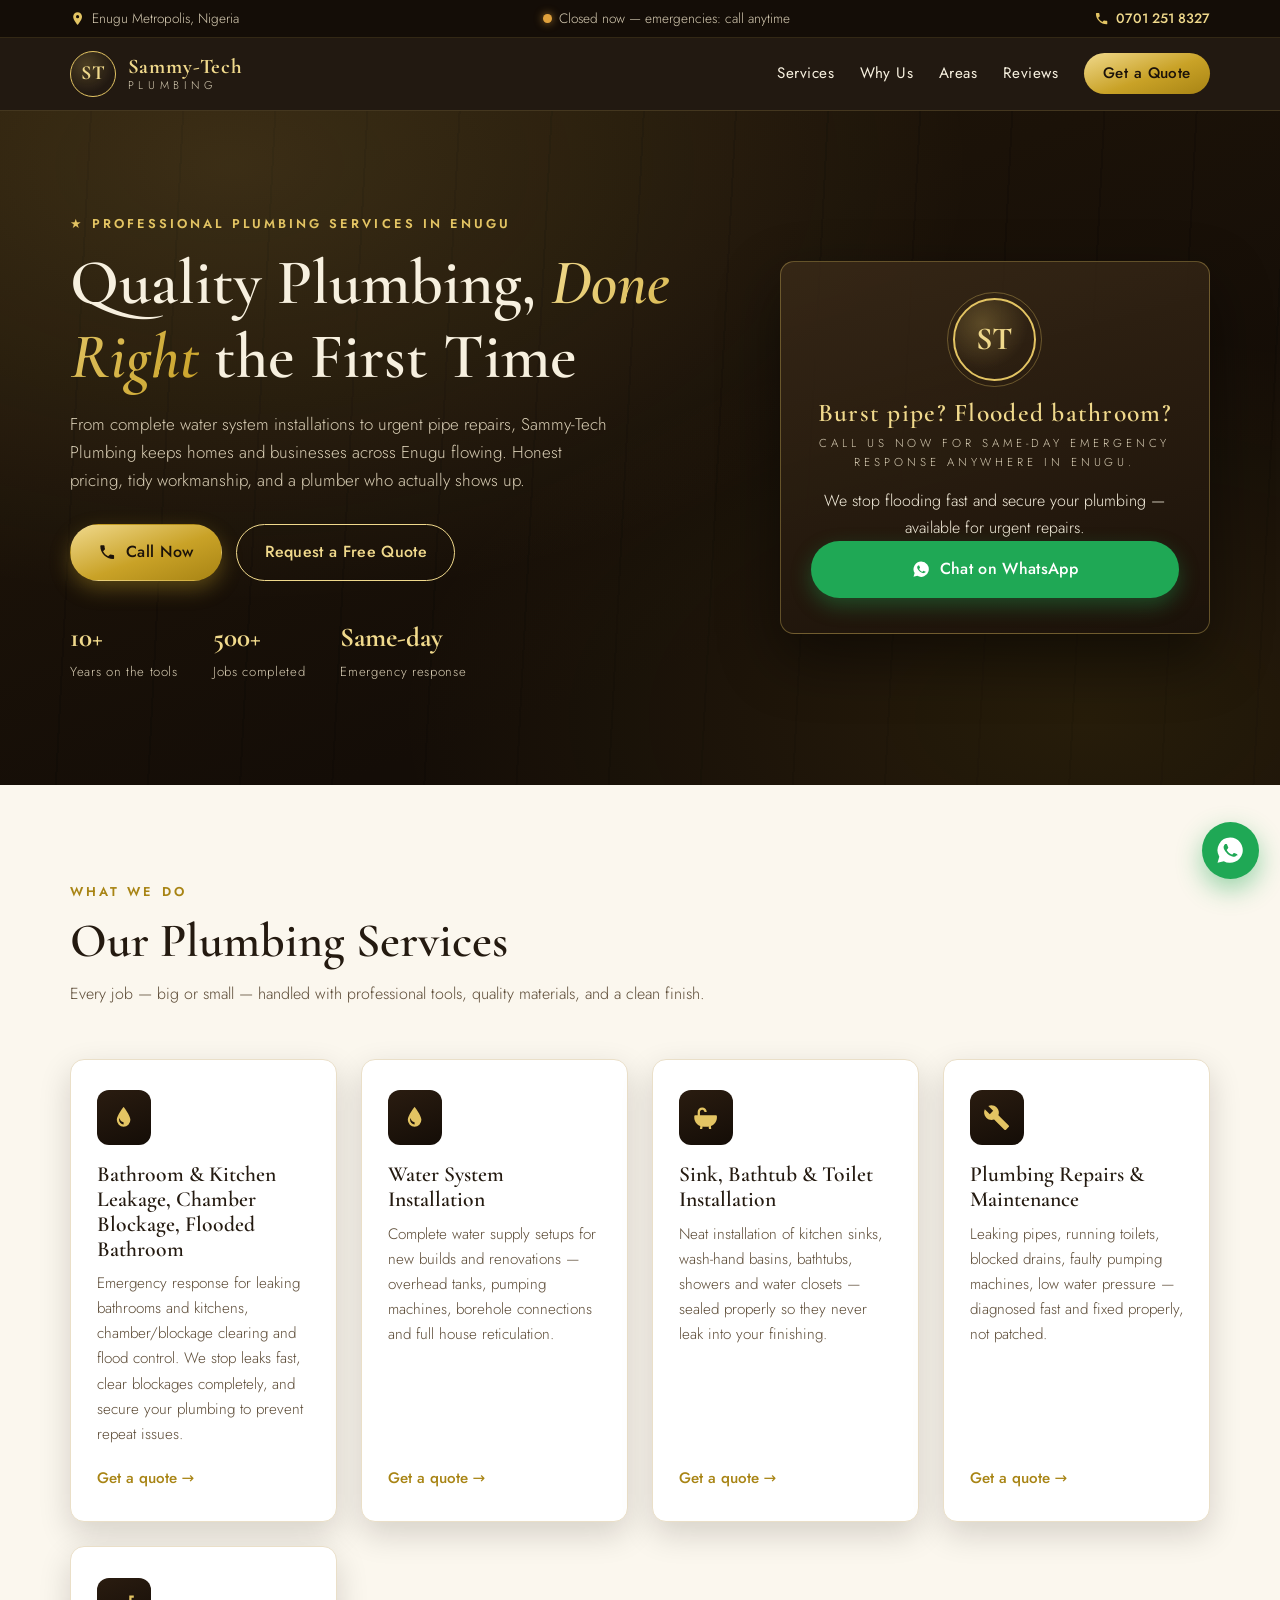
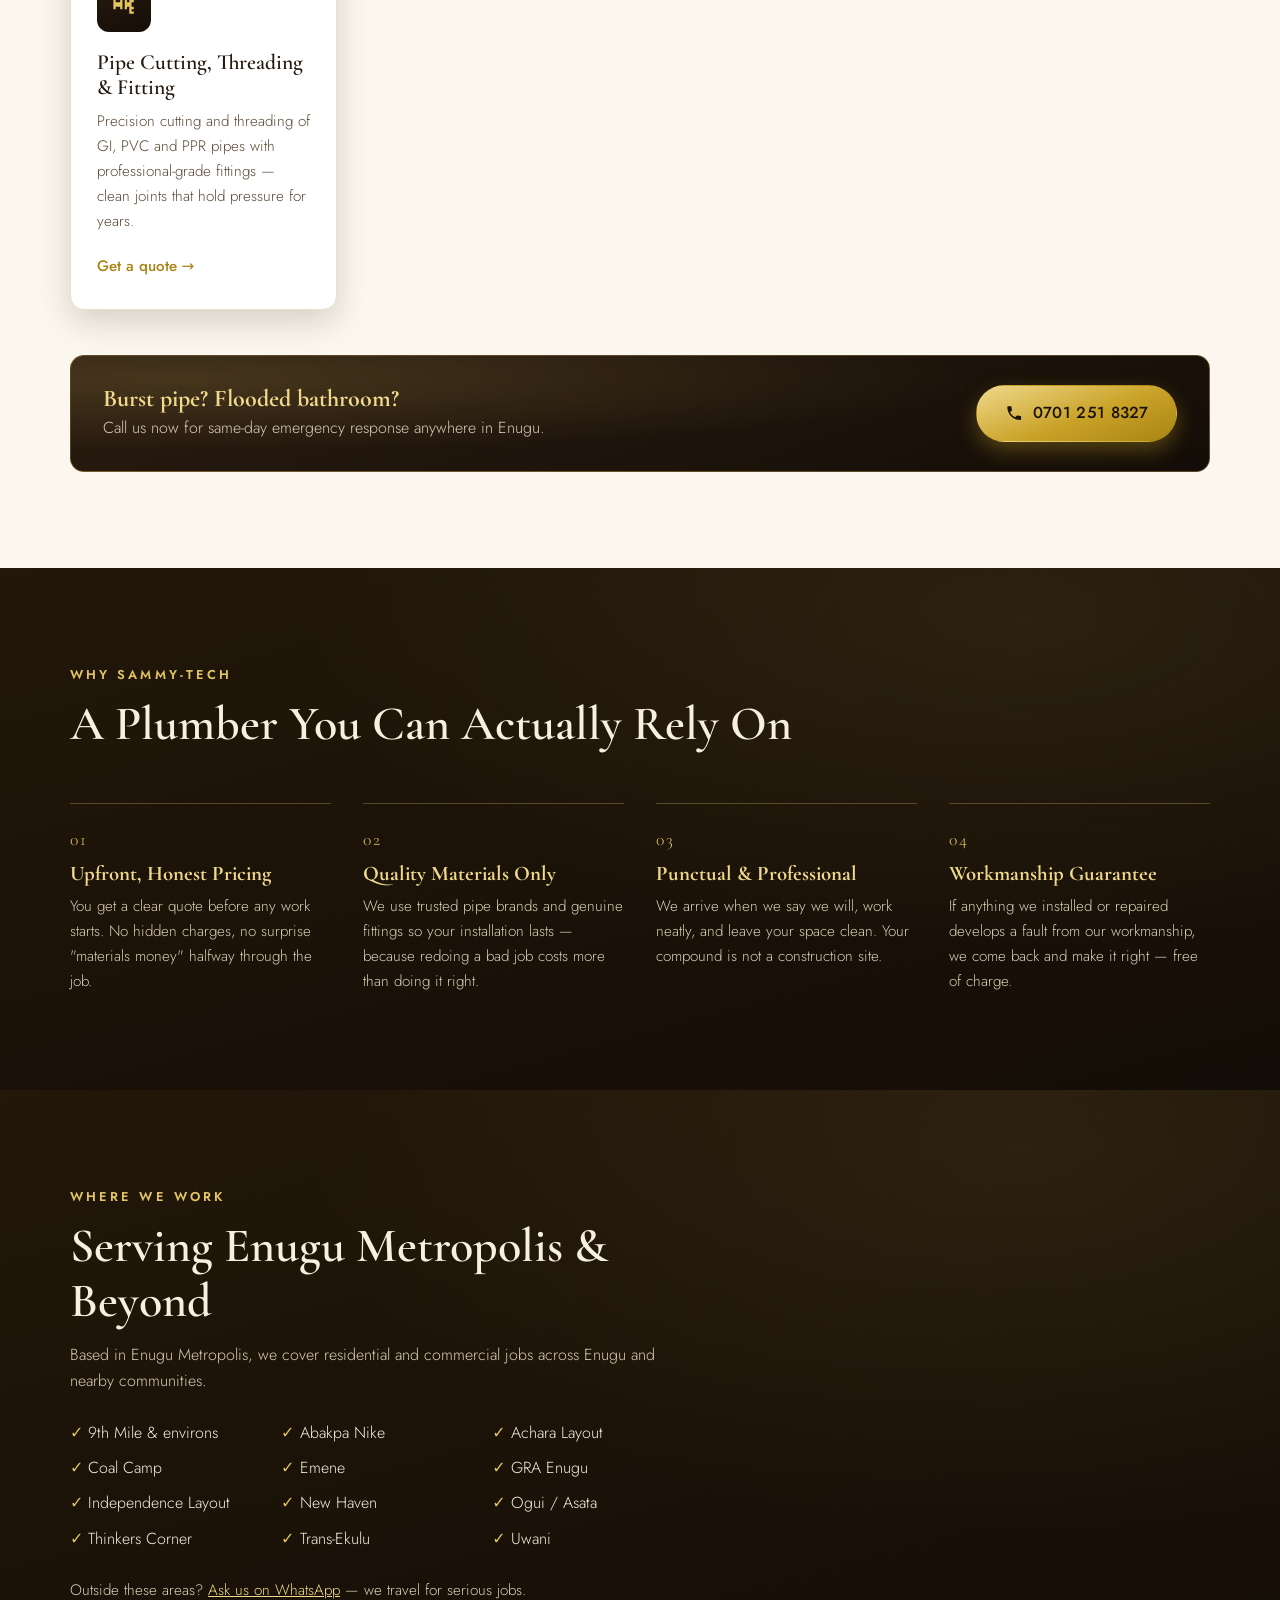
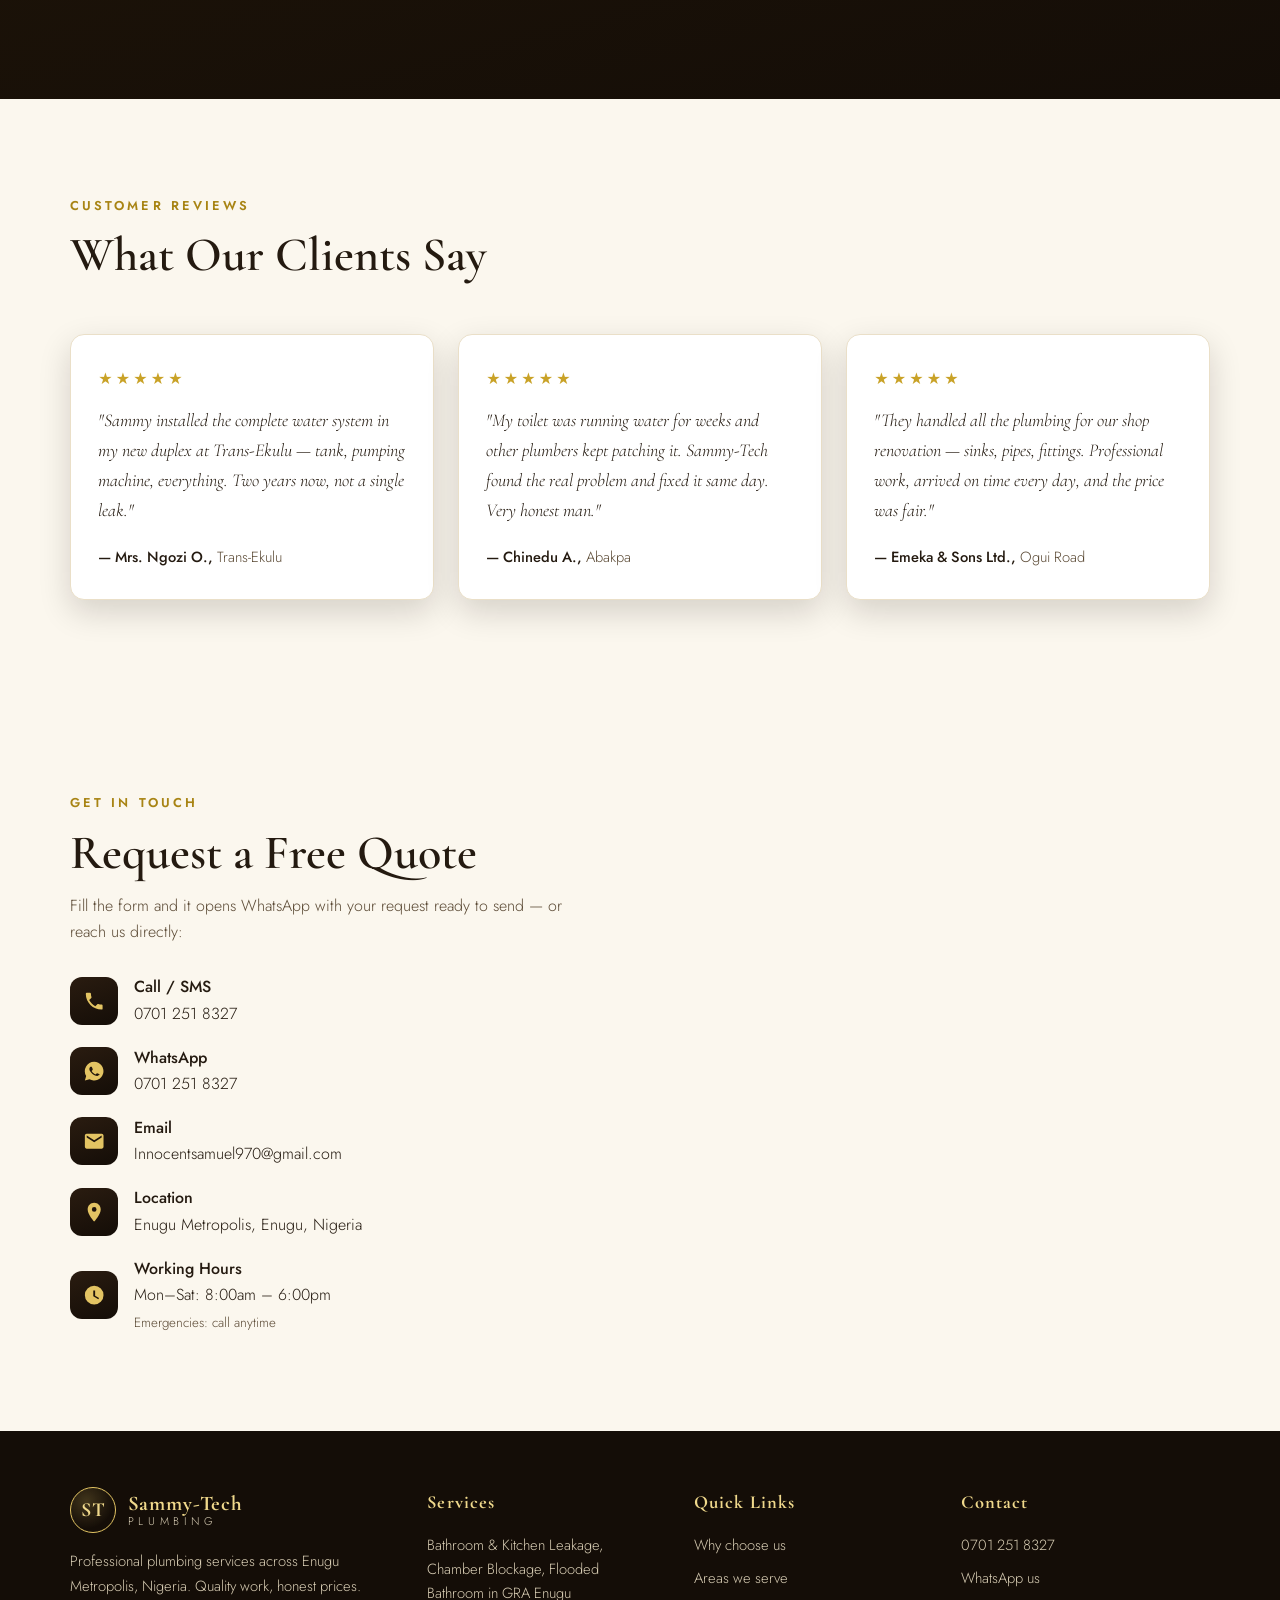
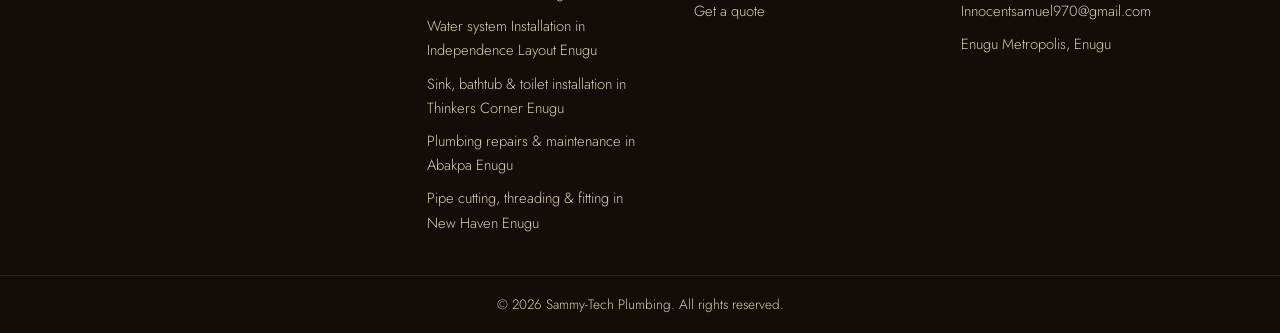
<file: index.html>
<!DOCTYPE html>
<html lang="en-NG">
<head>
  <meta charset="UTF-8">
  <meta name="viewport" content="width=device-width, initial-scale=1.0">
  <!-- ============ SEO: replace https://sammytechplumbing.ng with your real domain after purchase (see README) ============ -->
  <title>Sammy-Tech Plumbing | Trusted Plumber in Trans-Ekulu, Enugu</title>
  <meta name="description" content="Sammy-Tech Plumbing — professional plumber in Trans-Ekulu, Enugu. Water system installation, sink, bathtub &amp; toilet installation, plumbing repairs and pipe fitting. Call 0701 251 8327 for a free quote.">
  <meta name="keywords" content="Sammy Tech Plumbing, Sammy-Tech Plumbing, plumber Enugu, plumber Trans-Ekulu, plumbing services Enugu, water system installation Enugu, toilet installation Enugu, sink installation, bathtub installation, plumbing repairs Enugu, pipe fitting Enugu, emergency plumber Enugu, borehole plumbing Nigeria">
  <meta name="author" content="Sammy-Tech Plumbing">
  <meta name="robots" content="index, follow, max-image-preview:large, max-snippet:-1">
  <meta name="theme-color" content="#1b120a">
  <link rel="canonical" href="https://sammytechplumbing.ng/">

  <!-- Local geo signals -->
  <meta name="geo.region" content="NG-EN">
  <meta name="geo.placename" content="Trans-Ekulu, Enugu, Nigeria">
  <meta name="geo.position" content="6.478;7.512">
  <meta name="ICBM" content="6.478, 7.512">

  <!-- Open Graph (Facebook / WhatsApp link previews) -->
  <meta property="og:type" content="website">
  <meta property="og:site_name" content="Sammy-Tech Plumbing">
  <meta property="og:url" content="https://sammytechplumbing.ng/">
  <meta property="og:title" content="Sammy-Tech Plumbing | Trusted Plumber in Trans-Ekulu, Enugu">
  <meta property="og:description" content="Water systems, sinks, bathtubs, toilets, repairs &amp; pipe fitting — serving all of Enugu. Call or WhatsApp 0701 251 8327 for a free quote.">
  <meta property="og:image" content="https://sammytechplumbing.ng/assets/flyer.jpeg">
  <meta property="og:image:alt" content="Sammy-Tech Plumbing business flyer with services and contact details">
  <meta property="og:locale" content="en_NG">

  <!-- Twitter / X cards -->
  <meta name="twitter:card" content="summary_large_image">
  <meta name="twitter:title" content="Sammy-Tech Plumbing | Trusted Plumber in Trans-Ekulu, Enugu">
  <meta name="twitter:description" content="Water systems, sinks, bathtubs, toilets, repairs &amp; pipe fitting — serving all of Enugu. Call or WhatsApp 0701 251 8327.">
  <meta name="twitter:image" content="https://sammytechplumbing.ng/assets/flyer.jpeg">

  <link rel="icon" type="image/svg+xml" href="assets/favicon.svg">
  <link rel="preconnect" href="https://fonts.googleapis.com">
  <link rel="preconnect" href="https://fonts.gstatic.com" crossorigin>
  <link href="https://fonts.googleapis.com/css2?family=Cormorant+Garamond:ital,wght@0,500;0,600;0,700;1,500&family=Jost:wght@300;400;500;600&display=swap" rel="stylesheet">
  <link rel="stylesheet" href="css/styles.css">

  <!-- Structured data: local business (Google Search / Maps) -->
  <script type="application/ld+json">
  {
    "@context": "https://schema.org",
    "@type": "Plumber",
    "@id": "https://sammytechplumbing.ng/#business",
    "name": "Sammy-Tech Plumbing",
    "alternateName": ["Sammy Tech Plumbing", "SammyTech Plumbing", "Sammy-Tech"],
    "url": "https://sammytechplumbing.ng/",
    "image": "https://sammytechplumbing.ng/assets/flyer.jpeg",
    "logo": "https://sammytechplumbing.ng/assets/favicon.svg",
    "description": "Professional plumbing services in Trans-Ekulu and across Enugu, Nigeria: water system installation, sink, bathtub and toilet installation, plumbing repairs and maintenance, pipe cutting, threading and fitting.",
    "slogan": "Quality plumbing, done right the first time",
    "telephone": "+2347012518327",
    "email": "Innocentsamuel970@gmail.com",
    "priceRange": "₦₦",
    "currenciesAccepted": "NGN",
    "paymentAccepted": "Cash, Bank Transfer",
    "address": {
      "@type": "PostalAddress",
      "addressLocality": "Trans-Ekulu",
      "addressRegion": "Enugu",
      "addressCountry": "NG"
    },
    "geo": { "@type": "GeoCoordinates", "latitude": 6.478, "longitude": 7.512 },
    "areaServed": ["Trans-Ekulu", "Enugu", "Abakpa Nike", "New Haven", "Independence Layout", "GRA Enugu", "Ogui", "Asata", "Achara Layout", "Emene", "Thinkers Corner", "Coal Camp", "Uwani", "9th Mile"],
    "openingHoursSpecification": [{
      "@type": "OpeningHoursSpecification",
      "dayOfWeek": ["Monday","Tuesday","Wednesday","Thursday","Friday","Saturday"],
      "opens": "08:00",
      "closes": "18:00"
    }],
    "contactPoint": {
      "@type": "ContactPoint",
      "telephone": "+2347012518327",
      "contactType": "customer service",
      "availableLanguage": "English",
      "areaServed": "NG"
    },
    "hasOfferCatalog": {
      "@type": "OfferCatalog",
      "name": "Plumbing services",
      "itemListElement": [
        {"@type": "Offer", "itemOffered": {"@type": "Service", "name": "Water system installation", "areaServed": "Enugu"}},
        {"@type": "Offer", "itemOffered": {"@type": "Service", "name": "Sink, bathtub & toilet installation", "areaServed": "Enugu"}},
        {"@type": "Offer", "itemOffered": {"@type": "Service", "name": "Plumbing repairs & maintenance", "areaServed": "Enugu"}},
        {"@type": "Offer", "itemOffered": {"@type": "Service", "name": "Pipe cutting, threading & fitting", "areaServed": "Enugu"}}
      ]
    }
  }
  </script>

  <!-- Structured data: FAQ rich results -->
  <script type="application/ld+json">
  {
    "@context": "https://schema.org",
    "@type": "FAQPage",
    "mainEntity": [
      {
        "@type": "Question",
        "name": "How much do plumbing services cost in Enugu?",
        "acceptedAnswer": {"@type": "Answer", "text": "Every job is different, so Sammy-Tech Plumbing quotes per job after understanding the work involved. Send a description and photos on WhatsApp (0701 251 8327) for a clear price. Site inspection for larger installations is free within Enugu."}
      },
      {
        "@type": "Question",
        "name": "Do you handle emergency plumbing repairs?",
        "acceptedAnswer": {"@type": "Answer", "text": "Yes. For burst pipes, major leaks or flooding, call 0701 251 8327 directly — emergencies are prioritised with same-day response within Enugu."}
      },
      {
        "@type": "Question",
        "name": "Do you supply plumbing materials or do I buy them myself?",
        "acceptedAnswer": {"@type": "Answer", "text": "Either works. We can supply quality pipes and fittings at market price with receipts, or work with materials you have already bought."}
      },
      {
        "@type": "Question",
        "name": "Do you work on new buildings as well as repairs?",
        "acceptedAnswer": {"@type": "Answer", "text": "Yes — full plumbing for new construction from carcass piping to final fixtures, renovations, and one-off repairs on existing buildings."}
      },
      {
        "@type": "Question",
        "name": "Is your plumbing work guaranteed?",
        "acceptedAnswer": {"@type": "Answer", "text": "Yes. Any fault arising from our workmanship is corrected free of charge."}
      },
      {
        "@type": "Question",
        "name": "How do I pay for plumbing services?",
        "acceptedAnswer": {"@type": "Answer", "text": "Cash or bank transfer. For larger installations, a simple payment structure is agreed upfront — typically part payment to start and balance on completion after inspection."}
      }
    ]
  }
  </script>
</head>
<body>

  <!-- ======= Top bar ======= -->
  <div class="topbar">
    <div class="container topbar-inner">
      <span class="topbar-item">
        <svg viewBox="0 0 24 24" aria-hidden="true"><path d="M12 2C8.1 2 5 5.1 5 9c0 5.2 7 13 7 13s7-7.8 7-13c0-3.9-3.1-7-7-7zm0 9.5A2.5 2.5 0 1 1 12 6.5a2.5 2.5 0 0 1 0 5z"/></svg>
        Enugu Metropolis, Nigeria
      </span>
      <span class="topbar-item" id="open-status" aria-live="polite">
        <span class="status-dot"></span><span id="open-status-text">Checking hours…</span>
      </span>
      <a class="topbar-item topbar-phone" href="tel:+2347012518327">
        <svg viewBox="0 0 24 24" aria-hidden="true"><path d="M6.6 10.8c1.4 2.8 3.8 5.1 6.6 6.6l2.2-2.2c.3-.3.7-.4 1-.2 1.1.4 2.3.6 3.6.6.6 0 1 .4 1 1V20c0 .6-.4 1-1 1C10.6 21 3 13.4 3 4c0-.6.4-1 1-1h3.5c.6 0 1 .4 1 1 0 1.2.2 2.4.6 3.6.1.3 0 .7-.2 1l-2.3 2.2z"/></svg>
        0701 251 8327
      </a>
    </div>
  </div>

  <!-- ======= Header / navigation ======= -->
  <header class="site-header" id="site-header">
    <div class="container header-inner">
      <a href="#home" class="brand">
        <span class="brand-mark" aria-hidden="true">ST</span>
        <span class="brand-text">
          <strong>Sammy-Tech</strong>
          <small>Plumbing</small>
        </span>
      </a>

      <nav class="main-nav" id="main-nav" aria-label="Main navigation">
        <a href="#services">Services</a>
        <a href="#why-us">Why Us</a>
        <a href="#areas">Areas</a>
        <a href="#reviews">Reviews</a>
        <a href="#quote" class="nav-cta">Get a Quote</a>
      </nav>

      <button class="nav-toggle" id="nav-toggle" aria-label="Open menu" aria-expanded="false" aria-controls="main-nav">
        <span></span><span></span><span></span>
      </button>
    </div>
  </header>

  <main>
    <!-- ======= Hero ======= -->
    <section class="hero" id="home">
      <div class="container hero-inner">
        <div class="hero-copy reveal">
          <p class="eyebrow">★ Professional Plumbing Services in Enugu</p>
          <h1>Quality Plumbing, <em>Done Right</em> the First Time</h1>
          <p class="hero-sub">
            From complete water system installations to urgent pipe repairs,
            Sammy-Tech Plumbing keeps homes and businesses across Enugu flowing.
            Honest pricing, tidy workmanship, and a plumber who actually shows up.
          </p>
          <div class="hero-actions">
            <a class="btn btn-gold" href="tel:+2347012518327">
              <svg viewBox="0 0 24 24" aria-hidden="true"><path d="M6.6 10.8c1.4 2.8 3.8 5.1 6.6 6.6l2.2-2.2c.3-.3.7-.4 1-.2 1.1.4 2.3.6 3.6.6.6 0 1 .4 1 1V20c0 .6-.4 1-1 1C10.6 21 3 13.4 3 4c0-.6.4-1 1-1h3.5c.6 0 1 .4 1 1 0 1.2.2 2.4.6 3.6.1.3 0 .7-.2 1l-2.3 2.2z"/></svg>
              Call Now
            </a>
            <a class="btn btn-outline" href="#quote">Request a Free Quote</a>
          </div>
          <ul class="hero-badges">
            <li><strong>10+</strong><span>Years on the tools</span></li>
            <li><strong>500+</strong><span>Jobs completed</span></li>
            <li><strong>Same-day</strong><span>Emergency response</span></li>
          </ul>
        </div>

        <div class="hero-card reveal delay-1" aria-hidden="false">
          <div class="monogram">
            <span>ST</span>
          </div>
          <h2>Burst pipe? Flooded bathroom?</h2>
          <p class="hero-card-tag">Call us now for same-day emergency response anywhere in Enugu.</p>
          <p class="hero-card-sub">We stop flooding fast and secure your plumbing — available for urgent repairs.</p>
          <a class="btn btn-gold btn-whatsapp btn-block" href="https://wa.me/2347012518327?text=Hello%20Sammy-Tech%20Plumbing%2C%20I%20have%20an%20emergency%20(brief%20details)." target="_blank" rel="noopener">
            <svg viewBox="0 0 24 24" aria-hidden="true"><path d="M12 2a10 10 0 0 0-8.6 15.1L2 22l5-1.3A10 10 0 1 0 12 2zm5.1 13.9c-.2.6-1.2 1.1-1.7 1.2-.4.1-1 .1-1.6-.1-.4-.1-.9-.3-1.5-.6-2.6-1.1-4.3-3.8-4.4-4-.1-.2-1.1-1.4-1.1-2.7s.7-1.9.9-2.2c.2-.2.5-.3.7-.3h.5c.2 0 .4 0 .6.4l.9 2.1c.1.2.1.4 0 .6l-.4.6-.5.5c-.1.1-.3.3-.1.6.2.3.7 1.2 1.6 2 1.1 1 2 1.3 2.3 1.4.3.1.5.1.6-.1l.7-.9c.2-.2.4-.3.6-.2l2 .9c.2.1.4.2.4.3.1.1.1.5-.1 1z"/></svg>
            Chat on WhatsApp
          </a>
        </div>
      </div>
    </section>

    <!-- ======= Services ======= -->
    <section class="section" id="services">
      <div class="container">
        <div class="section-head reveal">
          <p class="eyebrow">What We Do</p>
          <h2>Our Plumbing Services</h2>
          <p class="section-sub">Every job — big or small — handled with professional tools, quality materials, and a clean finish.</p>
        </div>

        <div class="grid services-grid">
          <article class="card reveal">
            <div class="card-icon" aria-hidden="true">
              <svg viewBox="0 0 24 24"><path d="M12 2.7S6 10 6 14a6 6 0 0 0 12 0c0-4-6-11.3-6-11.3zM12 18a4 4 0 0 1-4-4c0-.5.1-1 .3-1.6.5 2 2 3.6 3.7 3.6v2z"/></svg>
            </div>
            <h3>Bathroom &amp; Kitchen Leakage, Chamber Blockage, Flooded Bathroom</h3>
            <p>Emergency response for leaking bathrooms and kitchens, chamber/blockage clearing and flood control. We stop leaks fast, clear blockages completely, and secure your plumbing to prevent repeat issues.</p>
            <a href="#quote" class="card-link" data-service="Bathroom &amp; Kitchen Leakage, Chamber Blockage, Flooded Bathroom">Get a quote →</a>
          </article>

          <article class="card reveal delay-1">
            <div class="card-icon" aria-hidden="true">
              <svg viewBox="0 0 24 24"><path d="M12 2.7S6 10 6 14a6 6 0 0 0 12 0c0-4-6-11.3-6-11.3zM12 18a4 4 0 0 1-4-4c0-.5.1-1 .3-1.6.5 2 2 3.6 3.7 3.6v2z"/></svg>
            </div>
            <h3>Water System Installation</h3>
            <p>Complete water supply setups for new builds and renovations — overhead tanks, pumping machines, borehole connections and full house reticulation.</p>
            <a href="#quote" class="card-link" data-service="Water system installation">Get a quote →</a>
          </article>

          <article class="card reveal delay-2">
            <div class="card-icon" aria-hidden="true">
              <svg viewBox="0 0 24 24"><path d="M21 10H7V7c0-1.1.9-2 2-2s2 .9 2 2h2c0-2.2-1.8-4-4-4S5 4.8 5 7v3H3c-.6 0-1 .4-1 1v1c0 3.5 2.2 6.4 5.3 7.5L7 22h2l.4-2.1c.2 0 .4.1.6.1h4c.2 0 .4 0 .6-.1L15 22h2l-.3-2.5c3.1-1.1 5.3-4 5.3-7.5v-1c0-.6-.4-1-1-1z"/></svg>
            </div>
            <h3>Sink, Bathtub &amp; Toilet Installation</h3>
            <p>Neat installation of kitchen sinks, wash-hand basins, bathtubs, showers and water closets — sealed properly so they never leak into your finishing.</p>
            <a href="#quote" class="card-link" data-service="Sink, bathtub &amp; toilet installation">Get a quote →</a>
          </article>

          <article class="card reveal delay-3">
            <div class="card-icon" aria-hidden="true">
              <svg viewBox="0 0 24 24"><path d="M22.7 19l-9.1-9.1c.9-2.3.4-5-1.5-6.9-2-2-5-2.4-7.4-1.3L9 6 6 9 1.6 4.7C.4 7.1.9 10.1 2.9 12.1c1.9 1.9 4.6 2.4 6.9 1.5l9.1 9.1c.4.4 1 .4 1.4 0l2.3-2.3c.5-.4.5-1 .1-1.4z"/></svg>
            </div>
            <h3>Plumbing Repairs &amp; Maintenance</h3>
            <p>Leaking pipes, running toilets, blocked drains, faulty pumping machines, low water pressure — diagnosed fast and fixed properly, not patched.</p>
            <a href="#quote" class="card-link" data-service="Plumbing repairs &amp; maintenance">Get a quote →</a>
          </article>

          <article class="card reveal delay-4">
            <div class="card-icon" aria-hidden="true">
              <svg viewBox="0 0 24 24"><path d="M17 4v6h-2V8h-2v8h2v-2h2v6h4v-2h-2v-2h2v-2h-2v-4h2V8h-2V6h2V4h-4zM3 8v8h2v-2h4v2h2V8H9v2H5V8H3z"/></svg>
            </div>
            <h3>Pipe Cutting, Threading &amp; Fitting</h3>
            <p>Precision cutting and threading of GI, PVC and PPR pipes with professional-grade fittings — clean joints that hold pressure for years.</p>
            <a href="#quote" class="card-link" data-service="Pipe cutting, threading &amp; fitting">Get a quote →</a>
          </article>
        </div>

        <div class="emergency-strip reveal">
          <div>
            <h3>Burst pipe? Flooded bathroom?</h3>
            <p>Call us now for same-day emergency response anywhere in Enugu.</p>
          </div>
          <a class="btn btn-gold" href="tel:+2347012518327">
            <svg viewBox="0 0 24 24" aria-hidden="true"><path d="M6.6 10.8c1.4 2.8 3.8 5.1 6.6 6.6l2.2-2.2c.3-.3.7-.4 1-.2 1.1.4 2.3.6 3.6.6.6 0 1 .4 1 1V20c0 .6-.4 1-1 1C10.6 21 3 13.4 3 4c0-.6.4-1 1-1h3.5c.6 0 1 .4 1 1 0 1.2.2 2.4.6 3.6.1.3 0 .7-.2 1l-2.3 2.2z"/></svg>
            0701 251 8327
          </a>
        </div>
      </div>
    </section>

    <!-- ======= Why us ======= -->
    <section class="section section-dark" id="why-us">
      <div class="container">
        <div class="section-head reveal">
          <p class="eyebrow">Why Sammy-Tech</p>
          <h2>A Plumber You Can Actually Rely On</h2>
        </div>
        <div class="grid why-grid">
          <div class="why-item reveal">
            <span class="why-num">01</span>
            <h3>Upfront, Honest Pricing</h3>
            <p>You get a clear quote before any work starts. No hidden charges, no surprise "materials money" halfway through the job.</p>
          </div>
          <div class="why-item reveal delay-1">
            <span class="why-num">02</span>
            <h3>Quality Materials Only</h3>
            <p>We use trusted pipe brands and genuine fittings so your installation lasts — because redoing a bad job costs more than doing it right.</p>
          </div>
          <div class="why-item reveal delay-2">
            <span class="why-num">03</span>
            <h3>Punctual &amp; Professional</h3>
            <p>We arrive when we say we will, work neatly, and leave your space clean. Your compound is not a construction site.</p>
          </div>
          <div class="why-item reveal delay-3">
            <span class="why-num">04</span>
            <h3>Workmanship Guarantee</h3>
            <p>If anything we installed or repaired develops a fault from our workmanship, we come back and make it right — free of charge.</p>
          </div>
        </div>
      </div>
    </section>

    <!-- ======= Areas served ======= -->
    <section class="section section-dark" id="areas">
      <div class="container areas-inner">
        <div class="reveal">
          <p class="eyebrow">Where We Work</p>
          <h2>Serving Enugu Metropolis &amp; Beyond</h2>
          <p class="section-sub">Based in Enugu Metropolis, we cover residential and commercial jobs across Enugu and nearby communities.</p>
          <ul class="areas-list">
            <li>9th Mile &amp; environs</li>
            <li>Abakpa Nike</li>
            <li>Achara Layout</li>
            <li>Coal Camp</li>
            <li>Emene</li>
            <li>GRA Enugu</li>
            <li>Independence Layout</li>
            <li>New Haven</li>
            <li>Ogui / Asata</li>
            <li>Thinkers Corner</li>
            <li>Trans-Ekulu</li>
            <li>Uwani</li>
          </ul>
          <p class="areas-note">Outside these areas? <a href="https://wa.me/2347012518327?text=Hello%20Sammy-Tech%2C%20do%20you%20cover%20my%20area%3F" target="_blank" rel="noopener">Ask us on WhatsApp</a> — we travel for serious jobs.</p>
        </div>
      </div>
    </section>

    <!-- ======= Reviews ======= -->
    <section class="section" id="reviews">
      <div class="container">
        <div class="section-head reveal">
          <p class="eyebrow">Customer Reviews</p>
          <h2>What Our Clients Say</h2>
        </div>
        <div class="grid reviews-grid">
          <blockquote class="review reveal">
            <div class="stars" aria-label="5 out of 5 stars">★★★★★</div>
            <p>"Sammy installed the complete water system in my new duplex at Trans-Ekulu — tank, pumping machine, everything. Two years now, not a single leak."</p>
            <footer>— Mrs. Ngozi O., <span>Trans-Ekulu</span></footer>
          </blockquote>
          <blockquote class="review reveal delay-1">
            <div class="stars" aria-label="5 out of 5 stars">★★★★★</div>
            <p>"My toilet was running water for weeks and other plumbers kept patching it. Sammy-Tech found the real problem and fixed it same day. Very honest man."</p>
            <footer>— Chinedu A., <span>Abakpa</span></footer>
          </blockquote>
          <blockquote class="review reveal delay-2">
            <div class="stars" aria-label="5 out of 5 stars">★★★★★</div>
            <p>"They handled all the plumbing for our shop renovation — sinks, pipes, fittings. Professional work, arrived on time every day, and the price was fair."</p>
            <footer>— Emeka &amp; Sons Ltd., <span>Ogui Road</span></footer>
          </blockquote>
        </div>
      </div>
    </section>

    <!-- ======= Quote / contact ======= -->
    <section class="section" id="quote">
      <div class="container quote-inner">
        <div class="quote-info reveal">
          <p class="eyebrow">Get In Touch</p>
          <h2>Request a Free Quote</h2>
          <p class="section-sub">Fill the form and it opens WhatsApp with your request ready to send — or reach us directly:</p>

          <ul class="contact-list">
            <li>
              <a href="tel:+2347012518327">
                <span class="contact-icon"><svg viewBox="0 0 24 24" aria-hidden="true"><path d="M6.6 10.8c1.4 2.8 3.8 5.1 6.6 6.6l2.2-2.2c.3-.3.7-.4 1-.2 1.1.4 2.3.6 3.6.6.6 0 1 .4 1 1V20c0 .6-.4 1-1 1C10.6 21 3 13.4 3 4c0-.6.4-1 1-1h3.5c.6 0 1 .4 1 1 0 1.2.2 2.4.6 3.6.1.3 0 .7-.2 1l-2.3 2.2z"/></svg></span>
                <span><strong>Call / SMS</strong><br>0701 251 8327</span>
              </a>
            </li>
            <li>
              <a href="https://wa.me/2347012518327" target="_blank" rel="noopener">
                <span class="contact-icon"><svg viewBox="0 0 24 24" aria-hidden="true"><path d="M12 2a10 10 0 0 0-8.6 15.1L2 22l5-1.3A10 10 0 1 0 12 2zm5.1 13.9c-.2.6-1.2 1.1-1.7 1.2-.4.1-1 .1-1.6-.1-.4-.1-.9-.3-1.5-.6-2.6-1.1-4.3-3.8-4.4-4-.1-.2-1.1-1.4-1.1-2.7s.7-1.9.9-2.2c.2-.2.5-.3.7-.3h.5c.2 0 .4 0 .6.4l.9 2.1c.1.2.1.4 0 .6l-.4.6-.5.5c-.1.1-.3.3-.1.6.2.3.7 1.2 1.6 2 1.1 1 2 1.3 2.3 1.4.3.1.5.1.6-.1l.7-.9c.2-.2.4-.3.6-.2l2 .9c.2.1.4.2.4.3.1.1.1.5-.1 1z"/></svg></span>
                <span><strong>WhatsApp</strong><br>0701 251 8327</span>
              </a>
            </li>
            <li>
              <a href="mailto:Innocentsamuel970@gmail.com">
                <span class="contact-icon"><svg viewBox="0 0 24 24" aria-hidden="true"><path d="M20 4H4c-1.1 0-2 .9-2 2v12c0 1.1.9 2 2 2h16c1.1 0 2-.9 2-2V6c0-1.1-.9-2-2-2zm0 4-8 5-8-5V6l8 5 8-5v2z"/></svg></span>
                <span><strong>Email</strong><br>Innocentsamuel970@gmail.com</span>
              </a>
            </li>
            <li>
              <span class="contact-static">
                <span class="contact-icon"><svg viewBox="0 0 24 24" aria-hidden="true"><path d="M12 2C8.1 2 5 5.1 5 9c0 5.2 7 13 7 13s7-7.8 7-13c0-3.9-3.1-7-7-7zm0 9.5A2.5 2.5 0 1 1 12 6.5a2.5 2.5 0 0 1 0 5z"/></svg></span>
                <span><strong>Location</strong><br>Enugu Metropolis, Enugu, Nigeria</span>
              </span>
            </li>
            <li>
              <span class="contact-static">
                <span class="contact-icon"><svg viewBox="0 0 24 24" aria-hidden="true"><path d="M12 2a10 10 0 1 0 0 20 10 10 0 0 0 0-20zm1 10.6 4.2 2.5-.8 1.3L11 13V7h2v5.6z"/></svg></span>
                <span><strong>Working Hours</strong><br>Mon–Sat: 8:00am – 6:00pm<br><small>Emergencies: call anytime</small></span>
              </span>
            </li>
          </ul>
        </div>
      </div>
    </section>
  </main>

  <!-- ======= Footer ======= -->
  <footer class="site-footer">
    <div class="container footer-inner">
      <div class="footer-brand">
        <a href="#home" class="brand">
          <span class="brand-mark" aria-hidden="true">ST</span>
          <span class="brand-text"><strong>Sammy-Tech</strong><small>Plumbing</small></span>
        </a>
        <p>Professional plumbing services across Enugu Metropolis, Nigeria. Quality work, honest prices.</p>
      </div>
      <div class="footer-col">
        <h4>Services</h4>
        <a href="#services">Bathroom &amp; Kitchen Leakage, Chamber Blockage, Flooded Bathroom in GRA Enugu</a>
        <a href="#services">Water system Installation in Independence Layout Enugu</a>
        <a href="#services">Sink, bathtub &amp; toilet installation in Thinkers Corner Enugu</a>
        <a href="#services">Plumbing repairs &amp; maintenance in Abakpa Enugu</a>
        <a href="#services">Pipe cutting, threading &amp; fitting in New Haven Enugu</a>
      </div>
      <div class="footer-col">
        <h4>Quick Links</h4>
        <a href="#why-us">Why choose us</a>
        <a href="#areas">Areas we serve</a>
        <a href="#quote">Get a quote</a>
      </div>
      <div class="footer-col">
        <h4>Contact</h4>
        <a href="tel:+2347012518327">0701 251 8327</a>
        <a href="https://wa.me/2347012518327" target="_blank" rel="noopener">WhatsApp us</a>
        <a href="mailto:Innocentsamuel970@gmail.com">Innocentsamuel970@gmail.com</a>
        <span>Enugu Metropolis, Enugu</span>
      </div>
    </div>
    <div class="footer-bottom">
      <p>© <span id="year">2026</span> Sammy-Tech Plumbing. All rights reserved.</p>
    </div>
  </footer>

  <!-- Floating WhatsApp button -->
  <a class="wa-float" href="https://wa.me/2347012518327?text=Hello%20Sammy-Tech%20Plumbing%2C%20I%20need%20a%20plumber."
     target="_blank" rel="noopener" aria-label="Chat with Sammy-Tech Plumbing on WhatsApp">
    <svg viewBox="0 0 24 24" aria-hidden="true"><path d="M12 2a10 10 0 0 0-8.6 15.1L2 22l5-1.3A10 10 0 1 0 12 2zm5.1 13.9c-.2.6-1.2 1.1-1.7 1.2-.4.1-1 .1-1.6-.1-.4-.1-.9-.3-1.5-.6-2.6-1.1-4.3-3.8-4.4-4-.1-.2-1.1-1.4-1.1-2.7s.7-1.9.9-2.2c.2-.2.5-.3.7-.3h.5c.2 0 .4 0 .6.4l.9 2.1c.1.2.1.4 0 .6l-.4.6-.5.5c-.1.1-.3.3-.1.6.2.3.7 1.2 1.6 2 1.1 1 2 1.3 2.3 1.4.3.1.5.1.6-.1l.7-.9c.2-.2.4-.3.6-.2l2 .9c.2.1.4.2.4.3.1.1.1.5-.1 1z"/></svg>
  </a>

  <script src="js/main.js"></script>
</body>
</html>
</file>
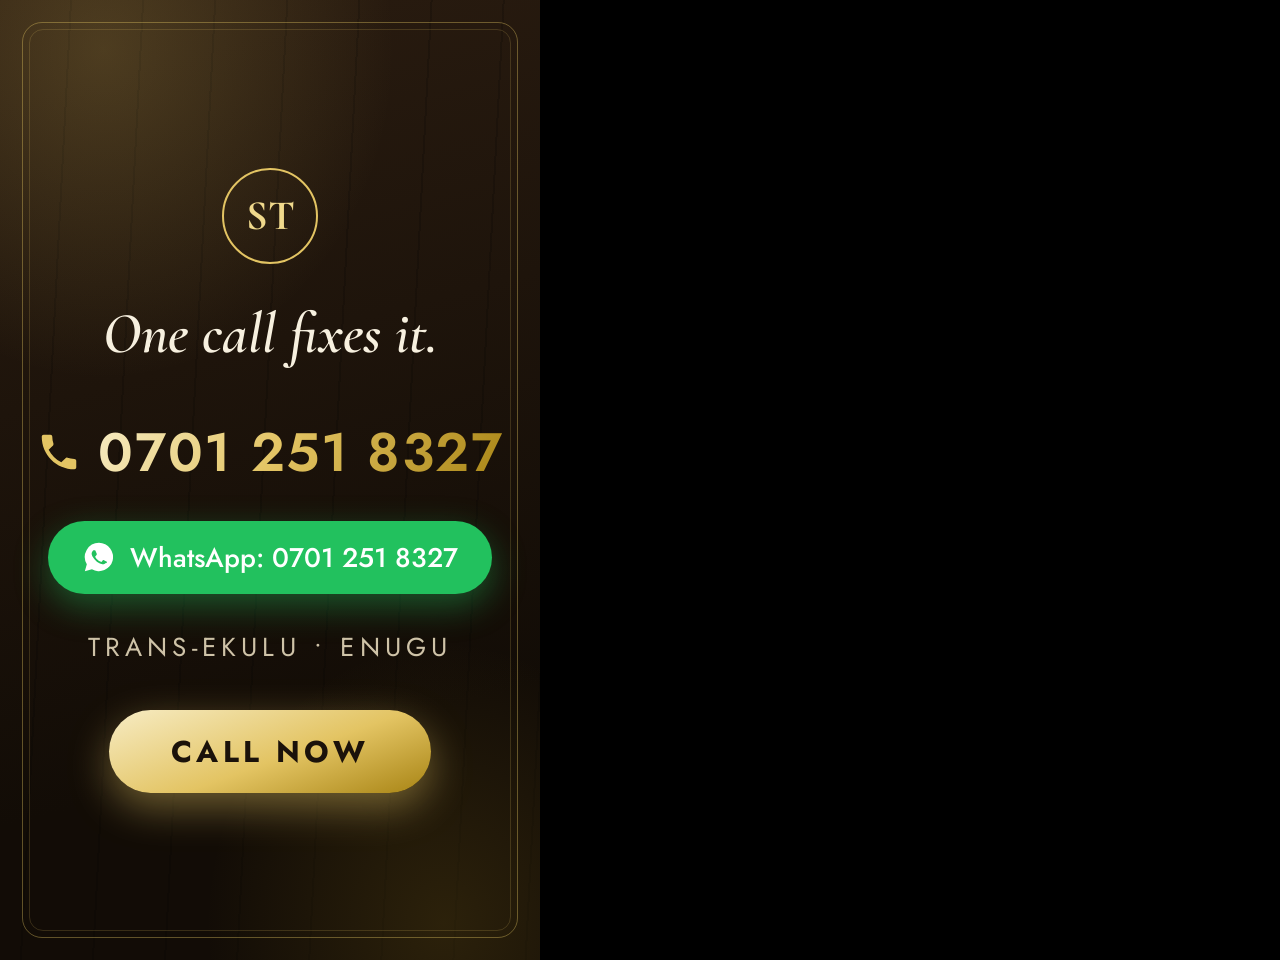
<file: ads/ad.html>
<!DOCTYPE html>
<html lang="en">
<head>
<meta charset="UTF-8">
<title>Sammy-Tech Plumbing — Video Ad</title>
<link rel="preconnect" href="https://fonts.googleapis.com">
<link rel="preconnect" href="https://fonts.gstatic.com" crossorigin>
<link href="https://fonts.googleapis.com/css2?family=Cormorant+Garamond:ital,wght@0,500;0,600;0,700;1,600&family=Jost:wght@300;400;500;600;700&display=swap" rel="stylesheet">
<style>
  /* ============ 540x960 stage (rendered at 2x = 1080x1920) ============ */
  * { margin: 0; padding: 0; box-sizing: border-box; }

  :root {
    --gold-100: #f7ecc4;
    --gold-300: #f0d98c;
    --gold-400: #e3c463;
    --gold-500: #c9a227;
    --gold-600: #a88414;
    --cream: #f7f0df;
    --cream-dim: #cfc3a8;
    --wood-950: #120c06;
    --wood-900: #1b120a;
    --wood-800: #2a1c10;
    --wa: #22c15e;
  }

  html, body { width: 540px; height: 960px; overflow: hidden; background: #000; }

  .stage {
    position: relative;
    width: 540px; height: 960px;
    overflow: hidden;
    font-family: "Jost", sans-serif;
    color: var(--cream);
    background:
      repeating-linear-gradient(93deg, transparent 0 70px, rgba(0,0,0,0.18) 70px 72px),
      linear-gradient(165deg, var(--wood-800), var(--wood-950) 75%);
  }

  /* Drifting gold glow, alive for the whole video */
  .glow {
    position: absolute; inset: -20%;
    background:
      radial-gradient(ellipse 55% 35% at 30% 20%, rgba(227,196,99,0.20), transparent 70%),
      radial-gradient(ellipse 45% 30% at 75% 85%, rgba(201,162,39,0.14), transparent 70%);
    animation: glowDrift 24s ease-in-out both;
  }
  @keyframes glowDrift {
    0%   { transform: translate(0,0) }
    50%  { transform: translate(4%,3%) }
    100% { transform: translate(-2%,-2%) }
  }

  /* Gold frame border, always on */
  .frame {
    position: absolute; inset: 22px;
    border: 1.5px solid rgba(227,196,99,0.38);
    border-radius: 20px;
    pointer-events: none;
  }
  .frame::before {
    content: ""; position: absolute; inset: 6px;
    border: 1px solid rgba(227,196,99,0.18);
    border-radius: 14px;
  }

  .scene {
    position: absolute; inset: 0;
    display: flex; flex-direction: column;
    align-items: center; justify-content: center;
    text-align: center;
    padding: 70px 44px;
    opacity: 0;
  }

  .serif { font-family: "Cormorant Garamond", serif; }

  .gold-text {
    background: linear-gradient(120deg, var(--gold-100), var(--gold-400) 45%, var(--gold-600));
    -webkit-background-clip: text; background-clip: text; color: transparent;
  }

  /* ============ generic keyframes ============ */
  @keyframes fadeIn   { from { opacity: 0 } to { opacity: 1 } }
  @keyframes fadeOut  { from { opacity: 1 } to { opacity: 0 } }
  @keyframes riseIn   { from { opacity: 0; transform: translateY(46px) } to { opacity: 1; transform: none } }
  @keyframes slideIn  { from { opacity: 0; transform: translateX(-60px) } to { opacity: 1; transform: none } }
  @keyframes popIn {
    0%   { opacity: 0; transform: scale(0.55) }
    70%  { opacity: 1; transform: scale(1.07) }
    100% { opacity: 1; transform: scale(1) }
  }
  @keyframes ringIn {
    0%   { opacity: 0; transform: scale(0.4) rotate(-14deg) }
    65%  { opacity: 1; transform: scale(1.06) rotate(2deg) }
    100% { opacity: 1; transform: scale(1) rotate(0) }
  }
  @keyframes pulse {
    0%, 100% { transform: scale(1) }
    50%      { transform: scale(1.055) }
  }
  @keyframes dropWobble {
    0%, 100% { transform: translateY(0) }
    50%      { transform: translateY(-14px) }
  }
  @keyframes trackIn {
    from { opacity: 0; letter-spacing: 0.55em; }
    to   { opacity: 1; letter-spacing: 0.14em; }
  }

  /* ============================================================
     SCENE 1 — HOOK (0.0s – 4.5s)
     ============================================================ */
  #s1 { animation: fadeIn 0.45s ease 0.05s both, fadeOut 0.45s ease 4.05s both; }

  #s1 .drop {
    width: 120px; height: 120px; margin-bottom: 40px;
    animation: popIn 0.8s cubic-bezier(.2,1.4,.4,1) 0.25s both,
               dropWobble 2.2s ease-in-out 1.05s infinite both;
  }
  #s1 .drop svg { width: 100%; height: 100%; fill: var(--gold-400); filter: drop-shadow(0 0 26px rgba(227,196,99,0.55)); }

  #s1 h2 {
    font-family: "Cormorant Garamond", serif;
    font-size: 58px; font-weight: 600; line-height: 1.22;
    color: var(--cream);
  }
  #s1 .l1 { animation: riseIn 0.65s cubic-bezier(.2,.9,.3,1) 0.55s both; }
  #s1 .l2 { animation: riseIn 0.65s cubic-bezier(.2,.9,.3,1) 1.45s both; }
  #s1 .l3 { animation: riseIn 0.65s cubic-bezier(.2,.9,.3,1) 2.35s both; margin-top: 10px; }
  #s1 .l3 em { font-style: italic; }

  /* ============================================================
     SCENE 2 — MESSAGE (4.5s – 7.8s)
     ============================================================ */
  #s2 { animation: fadeIn 0.45s ease 4.5s both, fadeOut 0.45s ease 7.35s both; }
  #s2 h2 {
    font-family: "Cormorant Garamond", serif;
    white-space: nowrap;
    font-size: 56px; font-weight: 600; line-height: 1.18;
  }
  #s2 .m1 { animation: riseIn 0.7s cubic-bezier(.2,.9,.3,1) 4.75s both; color: var(--cream-dim); }
  #s2 .m2 { animation: riseIn 0.7s cubic-bezier(.2,.9,.3,1) 5.65s both; margin-top: 14px; font-size: 70px; font-style: italic; }

  /* ============================================================
     SCENE 3 — BRAND REVEAL (7.8s – 12.4s)
     ============================================================ */
  #s3 { animation: fadeIn 0.4s ease 7.85s both, fadeOut 0.45s ease 11.95s both; }

  #s3 .ring {
    width: 190px; height: 190px;
    border: 3px solid var(--gold-400);
    border-radius: 50%;
    display: grid; place-items: center;
    position: relative;
    margin-bottom: 46px;
    background: radial-gradient(circle at 35% 30%, rgba(227,196,99,0.25), transparent 62%);
    box-shadow: 0 0 60px rgba(227,196,99,0.28);
    animation: ringIn 0.95s cubic-bezier(.2,1.2,.35,1) 8.0s both;
  }
  #s3 .ring::before {
    content: ""; position: absolute; inset: -14px;
    border: 1.5px solid rgba(227,196,99,0.4);
    border-radius: 50%;
  }
  #s3 .ring span {
    font-family: "Cormorant Garamond", serif;
    font-size: 84px; font-weight: 700; color: var(--gold-300);
    animation: fadeIn 0.6s ease 8.5s both;
  }

  #s3 .name {
    font-family: "Cormorant Garamond", serif;
    font-size: 50px; font-weight: 700;
    letter-spacing: 0.14em;
    white-space: nowrap;
    animation: trackIn 0.9s cubic-bezier(.2,.9,.3,1) 8.95s both;
  }
  #s3 .sub {
    font-size: 30px; font-weight: 500;
    letter-spacing: 0.62em; text-indent: 0.62em;
    color: var(--cream-dim);
    margin-top: 12px;
    animation: fadeIn 0.65s ease 9.55s both;
  }
  #s3 .rule {
    width: 150px; height: 1.5px;
    background: linear-gradient(90deg, transparent, var(--gold-400), transparent);
    margin: 30px 0 24px;
    animation: fadeIn 0.6s ease 9.95s both;
  }
  #s3 .tagline {
    font-family: "Cormorant Garamond", serif;
    font-style: italic; font-size: 36px;
    color: var(--gold-300);
    animation: riseIn 0.7s ease 10.25s both;
  }

  /* ============================================================
     SCENE 4 — SERVICES (12.4s – 17.5s)
     ============================================================ */
  #s4 { animation: fadeIn 0.45s ease 12.45s both, fadeOut 0.45s ease 17.05s both; justify-content: center; }

  #s4 .head {
    font-family: "Cormorant Garamond", serif;
    font-size: 54px; font-weight: 600;
    margin-bottom: 44px;
    animation: riseIn 0.65s ease 12.65s both;
  }

  #s4 ul { list-style: none; width: 100%; max-width: 470px; text-align: left; }
  #s4 li {
    display: flex; align-items: center; gap: 18px;
    font-size: 22px; font-weight: 400;
    white-space: nowrap;
    padding: 19px 6px;
    border-bottom: 1px dashed rgba(227,196,99,0.3);
  }
  #s4 li:last-child { border-bottom: 0; }
  #s4 li .tick {
    flex-shrink: 0;
    width: 44px; height: 44px; border-radius: 50%;
    display: grid; place-items: center;
    background: linear-gradient(160deg, var(--gold-300), var(--gold-500));
    color: var(--wood-900);
    font-weight: 700; font-size: 24px;
  }
  #s4 li:nth-child(1) { animation: slideIn 0.55s cubic-bezier(.2,.9,.3,1) 13.15s both; }
  #s4 li:nth-child(2) { animation: slideIn 0.55s cubic-bezier(.2,.9,.3,1) 13.80s both; }
  #s4 li:nth-child(3) { animation: slideIn 0.55s cubic-bezier(.2,.9,.3,1) 14.45s both; }
  #s4 li:nth-child(4) { animation: slideIn 0.55s cubic-bezier(.2,.9,.3,1) 15.10s both; }

  #s4 .foot {
    margin-top: 46px;
    font-size: 20px; letter-spacing: 0.08em;
    white-space: nowrap;
    color: var(--gold-300);
    animation: fadeIn 0.6s ease 15.9s both;
  }

  /* ============================================================
     SCENE 5 — CTA (17.5s – 24s, holds to end)
     ============================================================ */
  #s5 { animation: fadeIn 0.5s ease 17.55s both; justify-content: center; }

  #s5 .mini-ring {
    width: 96px; height: 96px;
    border: 2px solid var(--gold-400); border-radius: 50%;
    display: grid; place-items: center;
    margin-bottom: 34px;
    animation: popIn 0.7s cubic-bezier(.2,1.3,.4,1) 17.75s both;
  }
  #s5 .mini-ring span {
    font-family: "Cormorant Garamond", serif;
    font-size: 42px; font-weight: 700; color: var(--gold-300);
  }

  #s5 .cta-line {
    font-family: "Cormorant Garamond", serif;
    font-size: 58px; font-weight: 600; font-style: italic;
    margin-bottom: 44px;
    animation: riseIn 0.7s ease 18.0s both;
  }

  #s5 .phone {
    display: flex; align-items: center; gap: 16px;
    white-space: nowrap;
    animation: popIn 0.75s cubic-bezier(.2,1.2,.35,1) 18.6s both;
  }
  #s5 .phone svg { width: 46px; height: 46px; fill: var(--gold-400); }
  #s5 .phone strong {
    font-size: 54px; font-weight: 600; letter-spacing: 0.03em;
    font-family: "Jost", sans-serif;
  }

  #s5 .wa-pill {
    display: flex; align-items: center; gap: 14px;
    margin-top: 30px;
    padding: 17px 34px;
    border-radius: 999px;
    background: var(--wa);
    color: #fff; font-size: 27px; font-weight: 500;
    box-shadow: 0 12px 34px rgba(34,193,94,0.4);
    animation: riseIn 0.6s ease 19.35s both;
  }
  #s5 .wa-pill svg { width: 34px; height: 34px; fill: #fff; }

  #s5 .loc {
    margin-top: 34px;
    font-size: 26px; letter-spacing: 0.2em;
    color: var(--cream-dim);
    animation: fadeIn 0.6s ease 19.95s both;
  }

  #s5 .call-btn {
    margin-top: 44px;
    padding: 20px 62px;
    border-radius: 999px;
    background: linear-gradient(160deg, var(--gold-100), var(--gold-400) 55%, var(--gold-600));
    color: var(--wood-900);
    font-size: 30px; font-weight: 700; letter-spacing: 0.14em;
    box-shadow: 0 14px 40px rgba(227,196,99,0.45);
    animation: popIn 0.7s cubic-bezier(.2,1.3,.4,1) 20.6s both,
               pulse 1.5s ease-in-out 21.4s infinite both;
  }
</style>
</head>
<body>
<div class="stage">
  <div class="glow"></div>
  <div class="frame"></div>

  <!-- SCENE 1: hook -->
  <section class="scene" id="s1">
    <div class="drop">
      <svg viewBox="0 0 24 24"><path d="M12 2.7S6 10 6 14a6 6 0 0 0 12 0c0-4-6-11.3-6-11.3zM12 18a4 4 0 0 1-4-4c0-.5.1-1 .3-1.6.5 2 2 3.6 3.7 3.6v2z"/></svg>
    </div>
    <h2>
      <div class="l1">Leaking pipes?</div>
      <div class="l2">Blocked drains?</div>
      <div class="l3 gold-text"><em>Toilet running all night?</em></div>
    </h2>
  </section>

  <!-- SCENE 2: message -->
  <section class="scene" id="s2">
    <h2>
      <div class="m1">Stop patching it.</div>
      <div class="m2 gold-text">Fix it properly.</div>
    </h2>
  </section>

  <!-- SCENE 3: brand -->
  <section class="scene" id="s3">
    <div class="ring"><span>ST</span></div>
    <div class="name gold-text">SAMMY-TECH</div>
    <div class="sub">PLUMBING</div>
    <div class="rule"></div>
    <div class="tagline">Enugu&rsquo;s trusted plumbers</div>
  </section>

  <!-- SCENE 4: services -->
  <section class="scene" id="s4">
    <div class="head">We deal on<span class="gold-text">:</span></div>
    <ul>
      <li><span class="tick">✓</span> Water system installation</li>
      <li><span class="tick">✓</span> Sink, bathtub &amp; toilet installation</li>
      <li><span class="tick">✓</span> Plumbing repairs &amp; maintenance</li>
      <li><span class="tick">✓</span> Pipe cutting, threading &amp; fitting</li>
    </ul>
    <div class="foot">Honest prices &bull; Guaranteed workmanship</div>
  </section>

  <!-- SCENE 5: CTA -->
  <section class="scene" id="s5">
    <div class="mini-ring"><span>ST</span></div>
    <div class="cta-line">One call fixes it.</div>
    <div class="phone">
      <svg viewBox="0 0 24 24"><path d="M6.6 10.8c1.4 2.8 3.8 5.1 6.6 6.6l2.2-2.2c.3-.3.7-.4 1-.2 1.1.4 2.3.6 3.6.6.6 0 1 .4 1 1V20c0 .6-.4 1-1 1C10.6 21 3 13.4 3 4c0-.6.4-1 1-1h3.5c.6 0 1 .4 1 1 0 1.2.2 2.4.6 3.6.1.3 0 .7-.2 1l-2.3 2.2z"/></svg>
      <strong class="gold-text">0701 251 8327</strong>
    </div>
    <div class="wa-pill">
      <svg viewBox="0 0 24 24"><path d="M12 2a10 10 0 0 0-8.6 15.1L2 22l5-1.3A10 10 0 1 0 12 2zm5.1 13.9c-.2.6-1.2 1.1-1.7 1.2-.4.1-1 .1-1.6-.1-.4-.1-.9-.3-1.5-.6-2.6-1.1-4.3-3.8-4.4-4-.1-.2-1.1-1.4-1.1-2.7s.7-1.9.9-2.2c.2-.2.5-.3.7-.3h.5c.2 0 .4 0 .6.4l.9 2.1c.1.2.1.4 0 .6l-.4.6-.5.5c-.1.1-.3.3-.1.6.2.3.7 1.2 1.6 2 1.1 1 2 1.3 2.3 1.4.3.1.5.1.6-.1l.7-.9c.2-.2.4-.3.6-.2l2 .9c.2.1.4.2.4.3.1.1.1.5-.1 1z"/></svg>
      WhatsApp: 0701 251 8327
    </div>
    <div class="loc">TRANS-EKULU &bull; ENUGU</div>
    <div class="call-btn">CALL NOW</div>
  </section>
</div>

<script>
  // Deterministic frame rendering: pause every animation, then let the
  // renderer seek the whole timeline to an exact millisecond per frame.
  window.seekReady = document.fonts.ready.then(() => {
    const anims = document.getAnimations();
    anims.forEach(a => a.pause());
    window.seek = (ms) => anims.forEach(a => { a.currentTime = ms; });
    return anims.length;
  });
</script>
</body>
</html>
</file>
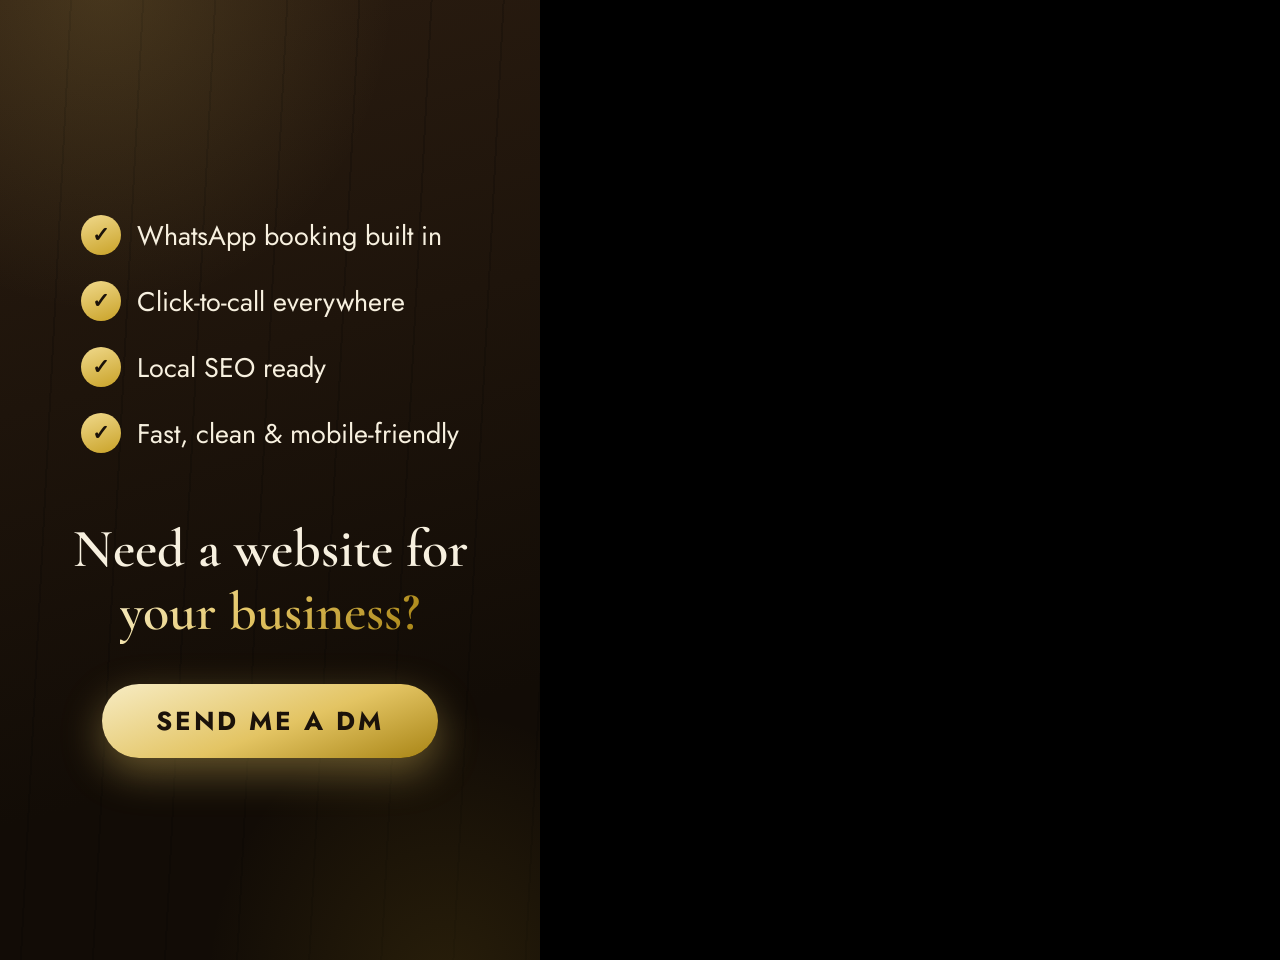
<file: ads/showcase.html>
<!DOCTYPE html>
<html lang="en">
<head>
<meta charset="UTF-8">
<title>Website Showcase — Sammy-Tech Plumbing</title>
<link rel="preconnect" href="https://fonts.googleapis.com">
<link rel="preconnect" href="https://fonts.gstatic.com" crossorigin>
<link href="https://fonts.googleapis.com/css2?family=Cormorant+Garamond:ital,wght@0,600;0,700;1,600&family=Jost:wght@300;400;500;600;700&display=swap" rel="stylesheet">
<style>
  * { margin: 0; padding: 0; box-sizing: border-box; }
  :root {
    --gold-100: #f7ecc4; --gold-300: #f0d98c; --gold-400: #e3c463;
    --gold-500: #c9a227; --gold-600: #a88414;
    --cream: #f7f0df; --cream-dim: #cfc3a8;
    --wood-950: #120c06; --wood-900: #1b120a; --wood-800: #2a1c10;
  }
  html, body { width: 540px; height: 960px; overflow: hidden; background: #000; }

  .stage {
    position: relative; width: 540px; height: 960px; overflow: hidden;
    font-family: "Jost", sans-serif; color: var(--cream);
    background:
      repeating-linear-gradient(93deg, transparent 0 70px, rgba(0,0,0,0.18) 70px 72px),
      linear-gradient(165deg, var(--wood-800), var(--wood-950) 75%);
  }
  .glow {
    position: absolute; inset: -20%;
    background:
      radial-gradient(ellipse 55% 35% at 30% 15%, rgba(227,196,99,0.16), transparent 70%),
      radial-gradient(ellipse 45% 30% at 75% 90%, rgba(201,162,39,0.12), transparent 70%);
    animation: glowDrift 33s ease-in-out both;
  }
  @keyframes glowDrift {
    0% { transform: translate(0,0) } 50% { transform: translate(4%,3%) } 100% { transform: translate(-2%,-2%) }
  }

  .scene {
    position: absolute; inset: 0;
    display: flex; flex-direction: column; align-items: center; justify-content: center;
    text-align: center; padding: 60px 40px; opacity: 0;
  }

  .gold-text {
    background: linear-gradient(120deg, var(--gold-100), var(--gold-400) 45%, var(--gold-600));
    -webkit-background-clip: text; background-clip: text; color: transparent;
  }

  @keyframes fadeIn  { from { opacity: 0 } to { opacity: 1 } }
  @keyframes fadeOut { from { opacity: 1 } to { opacity: 0 } }
  @keyframes riseIn  { from { opacity: 0; transform: translateY(40px) } to { opacity: 1; transform: none } }
  @keyframes popIn {
    0% { opacity: 0; transform: scale(0.72) translateY(60px) }
    70% { opacity: 1; transform: scale(1.02) translateY(-6px) }
    100% { opacity: 1; transform: scale(1) translateY(0) }
  }

  /* ============ SCENE A — intro card (0 – 2.9s) ============ */
  #sA { animation: fadeIn 0.5s ease 0.05s both, fadeOut 0.5s ease 2.45s both; }
  #sA .eyebrow {
    font-size: 22px; font-weight: 600; letter-spacing: 0.42em; text-indent: 0.42em;
    color: var(--gold-400); margin-bottom: 26px;
    animation: riseIn 0.6s ease 0.25s both;
  }
  #sA h1 {
    font-family: "Cormorant Garamond", serif;
    font-size: 66px; font-weight: 700; line-height: 1.12;
    animation: riseIn 0.7s ease 0.55s both;
  }
  #sA .sub {
    margin-top: 24px; font-size: 26px; font-weight: 300; color: var(--cream-dim);
    animation: riseIn 0.7s ease 0.95s both;
  }

  /* ============ SCENE B — phone mockup (2.9 – 20.2s) ============ */
  #sB { animation: fadeIn 0.5s ease 2.95s both, fadeOut 0.5s ease 19.7s both; justify-content: flex-start; padding-top: 64px; }
  #sB .label {
    font-family: "Cormorant Garamond", serif; font-size: 40px; font-weight: 600;
    margin-bottom: 8px; animation: riseIn 0.6s ease 3.1s both;
  }
  #sB .label-sub {
    font-size: 20px; color: var(--cream-dim); letter-spacing: 0.14em; text-transform: uppercase;
    margin-bottom: 26px; animation: fadeIn 0.6s ease 3.3s both;
  }
  .phone {
    position: relative;
    width: 352px; height: 716px;
    border-radius: 46px;
    background: #050505;
    padding: 14px;
    box-shadow: 0 30px 80px rgba(0,0,0,0.65), 0 0 0 2px rgba(227,196,99,0.35), 0 0 46px rgba(227,196,99,0.14);
    animation: popIn 0.85s cubic-bezier(.2,1.15,.35,1) 3.25s both;
  }
  .phone .screen {
    width: 324px; height: 688px; overflow: hidden; border-radius: 34px; background: #1b120a;
  }
  .phone iframe {
    width: 360px; height: 765px; border: 0;
    transform: scale(0.9); transform-origin: top left;
  }

  /* ============ SCENE C — desktop mockup (20.2 – 27.7s) ============ */
  #sC { animation: fadeIn 0.5s ease 20.3s both, fadeOut 0.5s ease 27.2s both; }
  #sC .label {
    font-family: "Cormorant Garamond", serif; font-size: 40px; font-weight: 600;
    margin-bottom: 8px; animation: riseIn 0.6s ease 20.5s both;
  }
  #sC .label-sub {
    font-size: 20px; color: var(--cream-dim); letter-spacing: 0.14em; text-transform: uppercase;
    margin-bottom: 34px; animation: fadeIn 0.6s ease 20.7s both;
  }
  .browser {
    width: 508px;
    border-radius: 14px; overflow: hidden;
    box-shadow: 0 30px 80px rgba(0,0,0,0.65), 0 0 0 2px rgba(227,196,99,0.35), 0 0 46px rgba(227,196,99,0.14);
    animation: popIn 0.85s cubic-bezier(.2,1.15,.35,1) 20.65s both;
  }
  .browser .bar {
    height: 38px; background: #241a10;
    display: flex; align-items: center; gap: 8px; padding: 0 16px;
  }
  .browser .bar i { width: 12px; height: 12px; border-radius: 50%; }
  .browser .bar i:nth-child(1) { background: #e0655a; }
  .browser .bar i:nth-child(2) { background: #e0b23c; }
  .browser .bar i:nth-child(3) { background: #59b86c; }
  .browser .bar .url {
    flex: 1; margin-left: 10px; height: 22px; border-radius: 999px;
    background: rgba(247,240,223,0.1);
    font-size: 13px; line-height: 22px; color: var(--cream-dim); font-style: normal;
  }
  .browser .view { width: 504px; height: 315px; overflow: hidden; background: #1b120a; }
  .browser iframe {
    width: 1200px; height: 750px; border: 0;
    transform: scale(0.42); transform-origin: top left;
  }
  #sC .caption {
    margin-top: 34px; font-size: 22px; color: var(--cream-dim);
    animation: fadeIn 0.6s ease 21.6s both;
  }
  #sC .caption strong { color: var(--gold-300); font-weight: 500; }

  /* ============ SCENE D — end card (27.7 – 33s) ============ */
  #sD { animation: fadeIn 0.5s ease 27.8s both; }
  #sD .check-list { list-style: none; text-align: left; margin-bottom: 52px; }
  #sD .check-list li {
    display: flex; align-items: center; gap: 16px;
    font-size: 27px; font-weight: 400; padding: 13px 0;
  }
  #sD .check-list .tick {
    flex-shrink: 0; width: 40px; height: 40px; border-radius: 50%;
    display: grid; place-items: center; font-size: 21px; font-weight: 700;
    background: linear-gradient(160deg, var(--gold-300), var(--gold-500));
    color: var(--wood-900);
  }
  #sD .check-list li:nth-child(1) { animation: riseIn 0.5s ease 28.1s both; }
  #sD .check-list li:nth-child(2) { animation: riseIn 0.5s ease 28.45s both; }
  #sD .check-list li:nth-child(3) { animation: riseIn 0.5s ease 28.8s both; }
  #sD .check-list li:nth-child(4) { animation: riseIn 0.5s ease 29.15s both; }
  #sD h2 {
    font-family: "Cormorant Garamond", serif;
    font-size: 54px; font-weight: 600; line-height: 1.16;
    animation: riseIn 0.7s ease 29.7s both;
  }
  #sD .cta {
    margin-top: 40px; padding: 18px 54px; border-radius: 999px;
    background: linear-gradient(160deg, var(--gold-100), var(--gold-400) 55%, var(--gold-600));
    color: var(--wood-900); font-size: 26px; font-weight: 700; letter-spacing: 0.1em;
    box-shadow: 0 14px 40px rgba(227,196,99,0.4);
    animation: popIn 0.7s cubic-bezier(.2,1.3,.4,1) 30.4s both;
  }
</style>
</head>
<body>
<div class="stage">
  <div class="glow"></div>

  <!-- SCENE A: intro -->
  <section class="scene" id="sA">
    <div class="eyebrow">PROJECT SHOWCASE</div>
    <h1><span class="gold-text">Sammy-Tech</span><br>Plumbing</h1>
    <p class="sub">Business website — plumbing service, Enugu&nbsp;·&nbsp;Nigeria</p>
  </section>

  <!-- SCENE B: phone -->
  <section class="scene" id="sB">
    <div class="label">Built <span class="gold-text">mobile-first</span></div>
    <div class="label-sub">Where the customers are</div>
    <div class="phone">
      <div class="screen">
        <iframe id="mobile-frame" src="/index.html" scrolling="no"></iframe>
      </div>
    </div>
  </section>

  <!-- SCENE C: desktop -->
  <section class="scene" id="sC">
    <div class="label">Fully <span class="gold-text">responsive</span></div>
    <div class="label-sub">One site, every screen</div>
    <div class="browser">
      <div class="bar"><i></i><i></i><i></i><i class="url">&nbsp;&nbsp;sammytech-plumbing</i></div>
      <div class="view">
        <iframe id="desktop-frame" src="/index.html" scrolling="no"></iframe>
      </div>
    </div>
    <p class="caption">WhatsApp booking &bull; click-to-call &bull; <strong>zero hosting cost</strong></p>
  </section>

  <!-- SCENE D: end card -->
  <section class="scene" id="sD">
    <ul class="check-list">
      <li><span class="tick">✓</span> WhatsApp booking built in</li>
      <li><span class="tick">✓</span> Click-to-call everywhere</li>
      <li><span class="tick">✓</span> Local SEO ready</li>
      <li><span class="tick">✓</span> Fast, clean &amp; mobile-friendly</li>
    </ul>
    <h2>Need a website for<br><span class="gold-text">your business?</span></h2>
    <div class="cta">SEND ME A DM</div>
  </section>
</div>

<script>
  // Deterministic timeline: pause stage animations + choreograph iframe
  // scrolling, all seekable to an exact millisecond by the renderer.
  const easeInOutCubic = (p) => p < 0.5 ? 4*p*p*p : 1 - Math.pow(-2*p + 2, 3) / 2;

  function anchorsOf(frame) {
    const doc = frame.contentDocument, win = frame.contentWindow;
    const y = (id) => {
      const el = doc.getElementById(id);
      return Math.max(0, el.getBoundingClientRect().top + win.scrollY - 64);
    };
    return { top: 0, services: y("services"), "why-us": y("why-us"),
             process: y("process"), areas: y("areas"), reviews: y("reviews"),
             quote: y("quote"), quoteForm: y("quote") + 520 };
  }

  function makeScroller(frame, keyframes) {
    const a = anchorsOf(frame);
    const kf = keyframes.map(([ms, name]) => [ms, a[name]]);
    return (ms) => {
      let y;
      if (ms <= kf[0][0]) y = kf[0][1];
      else if (ms >= kf[kf.length-1][0]) y = kf[kf.length-1][1];
      else {
        for (let i = 0; i < kf.length - 1; i++) {
          if (ms >= kf[i][0] && ms <= kf[i+1][0]) {
            const p = (ms - kf[i][0]) / (kf[i+1][0] - kf[i][0]);
            y = kf[i][1] + (kf[i+1][1] - kf[i][1]) * easeInOutCubic(p);
            break;
          }
        }
      }
      frame.contentWindow.scrollTo(0, y);
    };
  }

  function prepFrame(frame) {
    const doc = frame.contentDocument;
    const style = doc.createElement("style");
    style.textContent = `
      html { scroll-behavior: auto !important; }
      .reveal { opacity: 1 !important; transform: none !important; transition: none !important; }
      * { animation-play-state: paused !important; }
    `;
    doc.head.appendChild(style);
  }

  const MOBILE_KF = [
    [4300, "top"], [5500, "top"],
    [6700, "services"], [7900, "services"],
    [9100, "why-us"], [10100, "why-us"],
    [11300, "process"], [12300, "process"],
    [13500, "areas"], [14500, "areas"],
    [15700, "reviews"], [16700, "reviews"],
    [17900, "quote"], [18700, "quote"], [19800, "quoteForm"],
  ];
  const DESKTOP_KF = [
    [21300, "top"], [22100, "top"],
    [23100, "services"], [23900, "services"],
    [24900, "areas"], [25700, "areas"],
    [26700, "quote"], [27600, "quote"],
  ];

  window.seekReady = new Promise((resolve) => {
    window.addEventListener("load", async () => {
      await document.fonts.ready;
      const mf = document.getElementById("mobile-frame");
      const df = document.getElementById("desktop-frame");
      prepFrame(mf); prepFrame(df);
      const mstyle = mf.contentDocument.createElement("style");
      mstyle.textContent = ".topbar { display: none !important; }";
      mf.contentDocument.head.appendChild(mstyle);
      const scrollMobile = makeScroller(mf, MOBILE_KF);
      const scrollDesktop = makeScroller(df, DESKTOP_KF);
      const anims = document.getAnimations();
      anims.forEach(a => a.pause());
      window.seek = (ms) => {
        anims.forEach(a => { a.currentTime = ms; });
        scrollMobile(ms);
        scrollDesktop(ms);
      };
      resolve(anims.length);
    });
  });
</script>
</body>
</html>
</file>
<file: css/styles.css>
/* ============================================================
   Sammy-Tech Plumbing — styles.css
   Gold-on-dark luxury aesthetic, matching the business flyer.
   ============================================================ */

:root {
  --wood-950: #140d07;
  --wood-900: #1b120a;
  --wood-850: #221709;
  --wood-800: #2a1c10;
  --wood-700: #3a2a18;
  --gold-300: #f0d98c;
  --gold-400: #e3c463;
  --gold-500: #c9a227;
  --gold-600: #a88414;
  --cream: #f7f0df;
  --cream-dim: #d8cdb4;
  --ink: #241a10;
  --ink-soft: #5b4a35;
  --paper: #fbf7ee;
  --paper-2: #f3ecdc;
  --whatsapp: #1fa855;
  --whatsapp-dark: #178a45;
  --shadow: 0 12px 32px rgba(20, 13, 7, 0.16);
  --radius: 14px;
  --font-display: "Cormorant Garamond", Georgia, serif;
  --font-body: "Jost", "Segoe UI", system-ui, sans-serif;
}

* { margin: 0; padding: 0; box-sizing: border-box; }

html { scroll-behavior: smooth; scroll-padding-top: 96px; }

body {
  font-family: var(--font-body);
  font-weight: 300;
  color: var(--ink);
  background: var(--paper);
  line-height: 1.65;
  -webkit-font-smoothing: antialiased;
}

img { max-width: 100%; display: block; }

.container {
  width: min(1140px, 92%);
  margin-inline: auto;
}

h1, h2, h3 { font-family: var(--font-display); line-height: 1.15; }

h2 { font-size: clamp(2rem, 4.5vw, 3rem); font-weight: 600; }

.eyebrow {
  font-family: var(--font-body);
  font-size: 0.8rem;
  font-weight: 600;
  letter-spacing: 0.24em;
  text-transform: uppercase;
  color: var(--gold-600);
  margin-bottom: 0.75rem;
}

.section-dark .eyebrow { color: var(--gold-400); }

.section-sub {
  max-width: 46rem;
  color: var(--ink-soft);
  margin-top: 0.75rem;
}

.section-dark .section-sub { color: var(--cream-dim); }

/* ---------- Buttons ---------- */
.btn {
  display: inline-flex;
  align-items: center;
  justify-content: center;
  gap: 0.6rem;
  padding: 0.9rem 1.7rem;
  border-radius: 999px;
  border: 1.5px solid transparent;
  font-family: var(--font-body);
  font-weight: 500;
  font-size: 1rem;
  letter-spacing: 0.02em;
  text-decoration: none;
  cursor: pointer;
  transition: transform 0.2s ease, box-shadow 0.2s ease, background 0.2s ease, color 0.2s ease;
}

.btn svg { width: 1.15em; height: 1.15em; fill: currentColor; flex-shrink: 0; }

.btn:hover { transform: translateY(-2px); }
.btn:active { transform: translateY(0); }

.btn-gold {
  background: linear-gradient(160deg, var(--gold-300), var(--gold-500) 55%, var(--gold-600));
  color: var(--wood-900);
  box-shadow: 0 8px 20px rgba(201, 162, 39, 0.35);
}
.btn-gold:hover { box-shadow: 0 12px 26px rgba(201, 162, 39, 0.5); }

.btn-outline {
  border-color: currentColor;
  color: inherit;
  background: transparent;
}

.btn-whatsapp {
  background: var(--whatsapp);
  color: #fff;
  box-shadow: 0 8px 20px rgba(31, 168, 85, 0.35);
}
.btn-whatsapp:hover { background: var(--whatsapp-dark); }

.btn-block { width: 100%; }

/* ---------- Top bar ---------- */
.topbar {
  background: var(--wood-950);
  color: var(--cream-dim);
  font-size: 0.85rem;
  border-bottom: 1px solid rgba(227, 196, 99, 0.15);
}

.topbar-inner {
  display: flex;
  align-items: center;
  justify-content: space-between;
  gap: 1rem;
  padding: 0.45rem 0;
  flex-wrap: wrap;
}

.topbar-item {
  display: inline-flex;
  align-items: center;
  gap: 0.4rem;
  color: inherit;
  text-decoration: none;
}

.topbar-item svg { width: 0.95rem; height: 0.95rem; fill: var(--gold-400); }

.topbar-phone { color: var(--gold-300); font-weight: 500; }

.status-dot {
  width: 0.55rem; height: 0.55rem;
  border-radius: 50%;
  background: #7c7c7c;
  display: inline-block;
}
.status-dot.open { background: #38c96f; box-shadow: 0 0 8px rgba(56, 201, 111, 0.8); }
.status-dot.closed { background: #e0a13c; box-shadow: 0 0 8px rgba(224, 161, 60, 0.7); }

/* ---------- Header ---------- */
.site-header {
  position: sticky;
  top: 0;
  z-index: 50;
  background: rgba(27, 18, 10, 0.97);
  backdrop-filter: blur(8px);
  border-bottom: 1px solid rgba(227, 196, 99, 0.18);
}

.header-inner {
  display: flex;
  align-items: center;
  justify-content: space-between;
  gap: 1.5rem;
  padding: 0.8rem 0;
}

.brand {
  display: inline-flex;
  align-items: center;
  gap: 0.7rem;
  text-decoration: none;
}

.brand-mark {
  display: grid;
  place-items: center;
  width: 2.9rem;
  height: 2.9rem;
  border-radius: 50%;
  border: 1.5px solid var(--gold-400);
  color: var(--gold-300);
  font-family: var(--font-display);
  font-weight: 700;
  font-size: 1.25rem;
  letter-spacing: 0.02em;
  background: radial-gradient(circle at 35% 30%, rgba(227, 196, 99, 0.22), transparent 65%);
}

.brand-text { display: flex; flex-direction: column; line-height: 1.1; }
.brand-text strong {
  font-family: var(--font-display);
  font-size: 1.3rem;
  font-weight: 700;
  color: var(--gold-300);
  letter-spacing: 0.04em;
}
.brand-text small {
  font-size: 0.7rem;
  letter-spacing: 0.42em;
  text-transform: uppercase;
  color: var(--cream-dim);
}

.main-nav { display: flex; align-items: center; gap: 1.6rem; }

.main-nav a {
  color: var(--cream);
  text-decoration: none;
  font-size: 0.95rem;
  font-weight: 400;
  letter-spacing: 0.03em;
  transition: color 0.2s ease;
}
.main-nav a:hover { color: var(--gold-300); }

.nav-cta {
  padding: 0.5rem 1.2rem;
  border-radius: 999px;
  background: linear-gradient(160deg, var(--gold-300), var(--gold-500) 55%, var(--gold-600));
  color: var(--wood-900) !important;
  font-weight: 500 !important;
}

.nav-toggle {
  display: none;
  flex-direction: column;
  gap: 5px;
  background: none;
  border: 0;
  cursor: pointer;
  padding: 0.4rem;
}
.nav-toggle span {
  width: 26px; height: 2px;
  background: var(--gold-300);
  transition: transform 0.25s ease, opacity 0.25s ease;
}
.nav-toggle.active span:nth-child(1) { transform: translateY(7px) rotate(45deg); }
.nav-toggle.active span:nth-child(2) { opacity: 0; }
.nav-toggle.active span:nth-child(3) { transform: translateY(-7px) rotate(-45deg); }

/* ---------- Hero ---------- */
.hero {
  background:
    radial-gradient(ellipse at 18% 8%, rgba(227, 196, 99, 0.14), transparent 50%),
    radial-gradient(ellipse at 85% 90%, rgba(201, 162, 39, 0.10), transparent 45%),
    repeating-linear-gradient(93deg, transparent 0 90px, rgba(0, 0, 0, 0.16) 90px 92px),
    linear-gradient(160deg, var(--wood-850), var(--wood-950) 70%);
  color: var(--cream);
  padding: clamp(3.5rem, 8vw, 6.5rem) 0;
  overflow: hidden;
}

.hero-inner {
  display: grid;
  grid-template-columns: 1.25fr 0.85fr;
  gap: clamp(2rem, 6vw, 5rem);
  align-items: center;
}

.hero h1 {
  font-size: clamp(2.5rem, 6vw, 4rem);
  font-weight: 600;
  color: var(--cream);
  margin-bottom: 1.1rem;
}
.hero h1 em {
  font-style: italic;
  background: linear-gradient(120deg, var(--gold-300), var(--gold-500));
  -webkit-background-clip: text;
  background-clip: text;
  color: transparent;
}

.hero .eyebrow { color: var(--gold-400); }

.hero-sub {
  color: var(--cream-dim);
  max-width: 34rem;
  font-size: 1.06rem;
  margin-bottom: 1.8rem;
}

.hero-actions { display: flex; gap: 0.9rem; flex-wrap: wrap; margin-bottom: 2.2rem; }
.hero-actions .btn-outline { color: var(--gold-300); }

.hero-badges {
  display: flex;
  gap: 2.2rem;
  list-style: none;
  flex-wrap: wrap;
}
.hero-badges li { display: flex; flex-direction: column; }
.hero-badges strong {
  font-family: var(--font-display);
  font-size: 1.7rem;
  color: var(--gold-300);
}
.hero-badges span { font-size: 0.82rem; color: var(--cream-dim); letter-spacing: 0.05em; }

.hero-card {
  background: linear-gradient(165deg, rgba(58, 42, 24, 0.85), rgba(27, 18, 10, 0.95));
  border: 1px solid rgba(227, 196, 99, 0.35);
  border-radius: var(--radius);
  padding: 2.2rem 1.9rem;
  text-align: center;
  box-shadow: 0 24px 60px rgba(0, 0, 0, 0.45);
}

.monogram {
  width: 5.2rem; height: 5.2rem;
  margin: 0 auto 1.1rem;
  border-radius: 50%;
  border: 2px solid var(--gold-400);
  display: grid;
  place-items: center;
  position: relative;
  background: radial-gradient(circle at 35% 30%, rgba(227, 196, 99, 0.25), transparent 60%);
}
.monogram::before {
  content: "";
  position: absolute;
  inset: -8px;
  border-radius: 50%;
  border: 1px solid rgba(227, 196, 99, 0.35);
}
.monogram span {
  font-family: var(--font-display);
  font-size: 2rem;
  font-weight: 700;
  color: var(--gold-300);
}

.hero-card h2 {
  font-size: 1.6rem;
  color: var(--gold-300);
  letter-spacing: 0.05em;
  margin-bottom: 0.4rem;
}

.hero-card-tag {
  font-size: 0.72rem;
  letter-spacing: 0.34em;
  text-transform: uppercase;
  color: var(--cream-dim);
  margin-bottom: 1rem;
}

.hero-card-list {
  list-style: none;
  margin-bottom: 1.5rem;
  color: var(--cream);
  font-size: 0.97rem;
}
.hero-card-list li {
  padding: 0.55rem 0;
  border-bottom: 1px dashed rgba(227, 196, 99, 0.25);
}
.hero-card-list li:last-child { border-bottom: 0; }
.hero-card-list li::before { content: "• "; color: var(--gold-400); }

/* ---------- Sections ---------- */
.section { padding: clamp(3.5rem, 8vw, 6rem) 0; }

.section-dark {
  background:
    radial-gradient(ellipse at 80% 10%, rgba(227, 196, 99, 0.08), transparent 50%),
    linear-gradient(165deg, var(--wood-850), var(--wood-950));
  color: var(--cream);
}
.section-dark h2 { color: var(--cream); }

.section-head { margin-bottom: clamp(2rem, 5vw, 3.2rem); max-width: 46rem; }

.grid { display: grid; gap: 1.5rem; }

/* ---------- Services ---------- */
.services-grid { grid-template-columns: repeat(auto-fit, minmax(250px, 1fr)); }

.card {
  background: #fff;
  border: 1px solid #eadfc8;
  border-radius: var(--radius);
  padding: 1.9rem 1.6rem;
  box-shadow: var(--shadow);
  display: flex;
  flex-direction: column;
  transition: transform 0.25s ease, box-shadow 0.25s ease;
}
.card:hover { transform: translateY(-6px); box-shadow: 0 20px 44px rgba(20, 13, 7, 0.2); }

.card-icon {
  width: 3.4rem; height: 3.4rem;
  border-radius: 12px;
  display: grid;
  place-items: center;
  background: linear-gradient(160deg, var(--wood-800), var(--wood-950));
  margin-bottom: 1.1rem;
}
.card-icon svg { width: 1.7rem; height: 1.7rem; fill: var(--gold-400); }

.card h3 { font-size: 1.35rem; font-weight: 600; margin-bottom: 0.6rem; }
.card p { color: var(--ink-soft); font-size: 0.95rem; flex: 1; }

.card-link {
  margin-top: 1.2rem;
  color: var(--gold-600);
  font-weight: 500;
  text-decoration: none;
  font-size: 0.95rem;
}
.card-link:hover { text-decoration: underline; }

.emergency-strip {
  margin-top: 2.8rem;
  border-radius: var(--radius);
  padding: 1.8rem 2rem;
  display: flex;
  align-items: center;
  justify-content: space-between;
  gap: 1.5rem;
  flex-wrap: wrap;
  color: var(--cream);
  background:
    radial-gradient(ellipse at 10% 20%, rgba(227, 196, 99, 0.16), transparent 55%),
    linear-gradient(160deg, var(--wood-800), var(--wood-950));
  border: 1px solid rgba(227, 196, 99, 0.3);
}
.emergency-strip h3 { font-size: 1.5rem; color: var(--gold-300); margin-bottom: 0.2rem; }
.emergency-strip p { color: var(--cream-dim); }

/* ---------- Why us ---------- */
.why-grid { grid-template-columns: repeat(auto-fit, minmax(240px, 1fr)); gap: 2rem; }

.why-item {
  border-top: 1px solid rgba(227, 196, 99, 0.3);
  padding-top: 1.3rem;
}
.why-num {
  font-family: var(--font-display);
  font-size: 1.1rem;
  color: var(--gold-400);
  letter-spacing: 0.1em;
}
.why-item h3 { font-size: 1.3rem; margin: 0.5rem 0 0.5rem; color: var(--gold-300); }
.why-item p { color: var(--cream-dim); font-size: 0.95rem; }

/* ---------- Steps ---------- */
.steps {
  list-style: none;
  display: grid;
  grid-template-columns: repeat(auto-fit, minmax(220px, 1fr));
  gap: 1.5rem;
  counter-reset: step;
}

.steps li {
  background: #fff;
  border: 1px solid #eadfc8;
  border-radius: var(--radius);
  padding: 1.8rem 1.5rem;
  box-shadow: var(--shadow);
  position: relative;
}

.step-num {
  display: grid;
  place-items: center;
  width: 2.6rem; height: 2.6rem;
  border-radius: 50%;
  font-family: var(--font-display);
  font-weight: 700;
  font-size: 1.25rem;
  color: var(--wood-900);
  background: linear-gradient(160deg, var(--gold-300), var(--gold-500));
  margin-bottom: 1rem;
}

.steps h3 { font-size: 1.25rem; margin-bottom: 0.45rem; }
.steps p { color: var(--ink-soft); font-size: 0.93rem; }

/* ---------- Areas ---------- */
.areas-inner {
  display: grid;
  grid-template-columns: 1.15fr 0.85fr;
  gap: clamp(2rem, 6vw, 4.5rem);
  align-items: center;
}

.areas-list {
  list-style: none;
  display: grid;
  grid-template-columns: repeat(auto-fill, minmax(160px, 1fr));
  gap: 0.55rem 1.2rem;
  margin-top: 1.6rem;
  color: var(--cream);
}
.areas-list li::before { content: "✓ "; color: var(--gold-400); font-weight: 600; }

.areas-note { margin-top: 1.6rem; color: var(--cream-dim); font-size: 0.95rem; }
.areas-note a { color: var(--gold-300); }

.flyer-frame {
  border: 1px solid rgba(227, 196, 99, 0.4);
  border-radius: var(--radius);
  padding: 0.7rem;
  background: rgba(0, 0, 0, 0.3);
  box-shadow: 0 24px 60px rgba(0, 0, 0, 0.45);
  max-width: 380px;
  justify-self: center;
}
.flyer-frame img { border-radius: calc(var(--radius) - 6px); }
.flyer-frame figcaption {
  text-align: center;
  font-size: 0.8rem;
  letter-spacing: 0.12em;
  text-transform: uppercase;
  color: var(--cream-dim);
  padding: 0.7rem 0 0.2rem;
}

/* ---------- Reviews ---------- */
.reviews-grid { grid-template-columns: repeat(auto-fit, minmax(260px, 1fr)); }

.review {
  background: #fff;
  border: 1px solid #eadfc8;
  border-radius: var(--radius);
  padding: 1.9rem 1.7rem;
  box-shadow: var(--shadow);
  display: flex;
  flex-direction: column;
}

.stars { color: var(--gold-500); letter-spacing: 0.2em; margin-bottom: 0.9rem; }

.review p {
  font-family: var(--font-display);
  font-size: 1.13rem;
  font-style: italic;
  flex: 1;
}

.review footer {
  margin-top: 1.2rem;
  font-weight: 500;
  font-size: 0.92rem;
}
.review footer span { color: var(--ink-soft); font-weight: 300; }

/* ---------- FAQ ---------- */
.faq-container { max-width: 820px; }

.faq-list { display: flex; flex-direction: column; gap: 0.8rem; }

.faq-item {
  border: 1px solid rgba(227, 196, 99, 0.3);
  border-radius: 12px;
  background: rgba(255, 255, 255, 0.03);
  overflow: hidden;
}

.faq-item summary {
  cursor: pointer;
  list-style: none;
  padding: 1.1rem 3rem 1.1rem 1.4rem;
  font-weight: 500;
  font-size: 1.02rem;
  color: var(--cream);
  position: relative;
  transition: color 0.2s ease;
}
.faq-item summary::-webkit-details-marker { display: none; }
.faq-item summary::after {
  content: "+";
  position: absolute;
  right: 1.3rem;
  top: 50%;
  transform: translateY(-50%);
  font-size: 1.5rem;
  color: var(--gold-400);
  transition: transform 0.25s ease;
}
.faq-item[open] summary { color: var(--gold-300); }
.faq-item[open] summary::after { transform: translateY(-50%) rotate(45deg); }

.faq-item p {
  padding: 0 1.4rem 1.3rem;
  color: var(--cream-dim);
  font-size: 0.96rem;
}
.faq-item a { color: var(--gold-300); }

/* ---------- Quote / contact ---------- */
.quote-inner {
  display: grid;
  grid-template-columns: 0.95fr 1.05fr;
  gap: clamp(2rem, 6vw, 4.5rem);
  align-items: start;
}

.contact-list { list-style: none; margin-top: 1.8rem; display: flex; flex-direction: column; gap: 1.1rem; }

.contact-list a, .contact-static {
  display: flex;
  align-items: center;
  gap: 1rem;
  text-decoration: none;
  color: var(--ink);
}
.contact-list a:hover strong { color: var(--gold-600); }

.contact-icon {
  flex-shrink: 0;
  width: 3rem; height: 3rem;
  border-radius: 12px;
  display: grid;
  place-items: center;
  background: linear-gradient(160deg, var(--wood-800), var(--wood-950));
}
.contact-icon svg { width: 1.4rem; height: 1.4rem; fill: var(--gold-400); }

.contact-list strong { font-weight: 500; transition: color 0.2s ease; }
.contact-list small { color: var(--ink-soft); }

.quote-form {
  background: #fff;
  border: 1px solid #eadfc8;
  border-radius: var(--radius);
  padding: 2.2rem 2rem;
  box-shadow: var(--shadow);
}

.quote-form h3 {
  font-size: 1.55rem;
  margin-bottom: 1.4rem;
}

.form-row { margin-bottom: 1.1rem; }

.form-row label {
  display: block;
  font-size: 0.88rem;
  font-weight: 500;
  margin-bottom: 0.35rem;
}
.form-row label span { color: #b0212e; }

.form-row input,
.form-row select,
.form-row textarea {
  width: 100%;
  padding: 0.75rem 0.9rem;
  border: 1.5px solid #ddd0b4;
  border-radius: 10px;
  background: var(--paper);
  font-family: var(--font-body);
  font-size: 0.97rem;
  color: var(--ink);
  transition: border-color 0.2s ease, box-shadow 0.2s ease;
}

.form-row textarea { resize: vertical; }

.form-row input:focus,
.form-row select:focus,
.form-row textarea:focus {
  outline: none;
  border-color: var(--gold-500);
  box-shadow: 0 0 0 3px rgba(201, 162, 39, 0.2);
}

.form-error {
  color: #b0212e;
  font-size: 0.9rem;
  margin-bottom: 0.9rem;
}

.quote-form .btn { margin-bottom: 0.7rem; }
.quote-form .btn-outline { color: var(--ink-soft); border-color: #ccbe9e; }

.form-note {
  font-size: 0.82rem;
  color: var(--ink-soft);
  text-align: center;
  margin-top: 0.4rem;
}

/* ---------- Footer ---------- */
.site-footer {
  background: var(--wood-950);
  color: var(--cream-dim);
  padding-top: 3.5rem;
}

.footer-inner {
  display: grid;
  grid-template-columns: 1.4fr 1fr 1fr 1.1fr;
  gap: 2.5rem;
  padding-bottom: 2.5rem;
}

.footer-brand p { margin-top: 1rem; font-size: 0.92rem; max-width: 22rem; }

.footer-col { display: flex; flex-direction: column; gap: 0.55rem; }

.footer-col h4 {
  font-family: var(--font-display);
  color: var(--gold-300);
  font-size: 1.15rem;
  letter-spacing: 0.06em;
  margin-bottom: 0.4rem;
}

.footer-col a, .footer-col span {
  color: var(--cream-dim);
  text-decoration: none;
  font-size: 0.92rem;
}
.footer-col a:hover { color: var(--gold-300); }

.footer-bottom {
  border-top: 1px solid rgba(227, 196, 99, 0.15);
  padding: 1.1rem 0;
  text-align: center;
  font-size: 0.85rem;
}

/* ---------- Floating WhatsApp ---------- */
.wa-float {
  position: fixed;
  right: 1.3rem;
  bottom: 1.3rem;
  z-index: 60;
  width: 3.6rem; height: 3.6rem;
  border-radius: 50%;
  display: grid;
  place-items: center;
  background: var(--whatsapp);
  box-shadow: 0 10px 26px rgba(31, 168, 85, 0.45);
  transition: transform 0.2s ease;
}
.wa-float:hover { transform: scale(1.08); }
.wa-float svg { width: 1.9rem; height: 1.9rem; fill: #fff; }

/* ---------- Scroll reveal ---------- */
.reveal {
  opacity: 0;
  transform: translateY(24px);
  transition: opacity 0.7s ease, transform 0.7s ease;
}
.reveal.visible { opacity: 1; transform: none; }
.delay-1 { transition-delay: 0.12s; }
.delay-2 { transition-delay: 0.24s; }
.delay-3 { transition-delay: 0.36s; }

@media (prefers-reduced-motion: reduce) {
  html { scroll-behavior: auto; }
  .reveal { opacity: 1; transform: none; transition: none; }
}

/* ---------- Responsive ---------- */
@media (max-width: 960px) {
  .hero-inner, .areas-inner, .quote-inner { grid-template-columns: 1fr; }
  .hero-card { max-width: 26rem; margin-inline: auto; }
  .flyer-frame { justify-self: start; }
  .footer-inner { grid-template-columns: 1fr 1fr; }
}

@media (max-width: 760px) {
  .topbar-inner { justify-content: center; }
  .topbar-item:first-child { display: none; }

  .nav-toggle { display: flex; }

  .main-nav {
    position: absolute;
    top: 100%;
    left: 0;
    right: 0;
    flex-direction: column;
    align-items: stretch;
    gap: 0;
    background: var(--wood-900);
    border-bottom: 1px solid rgba(227, 196, 99, 0.25);
    max-height: 0;
    overflow: hidden;
    transition: max-height 0.35s ease;
  }
  .main-nav.open { max-height: 420px; }
  .main-nav a {
    padding: 0.95rem 1.4rem;
    border-top: 1px solid rgba(227, 196, 99, 0.12);
  }
  .nav-cta { border-radius: 0; text-align: center; }

  .hero-badges { gap: 1.4rem; }
  .footer-inner { grid-template-columns: 1fr; gap: 1.8rem; }
}
</file>
